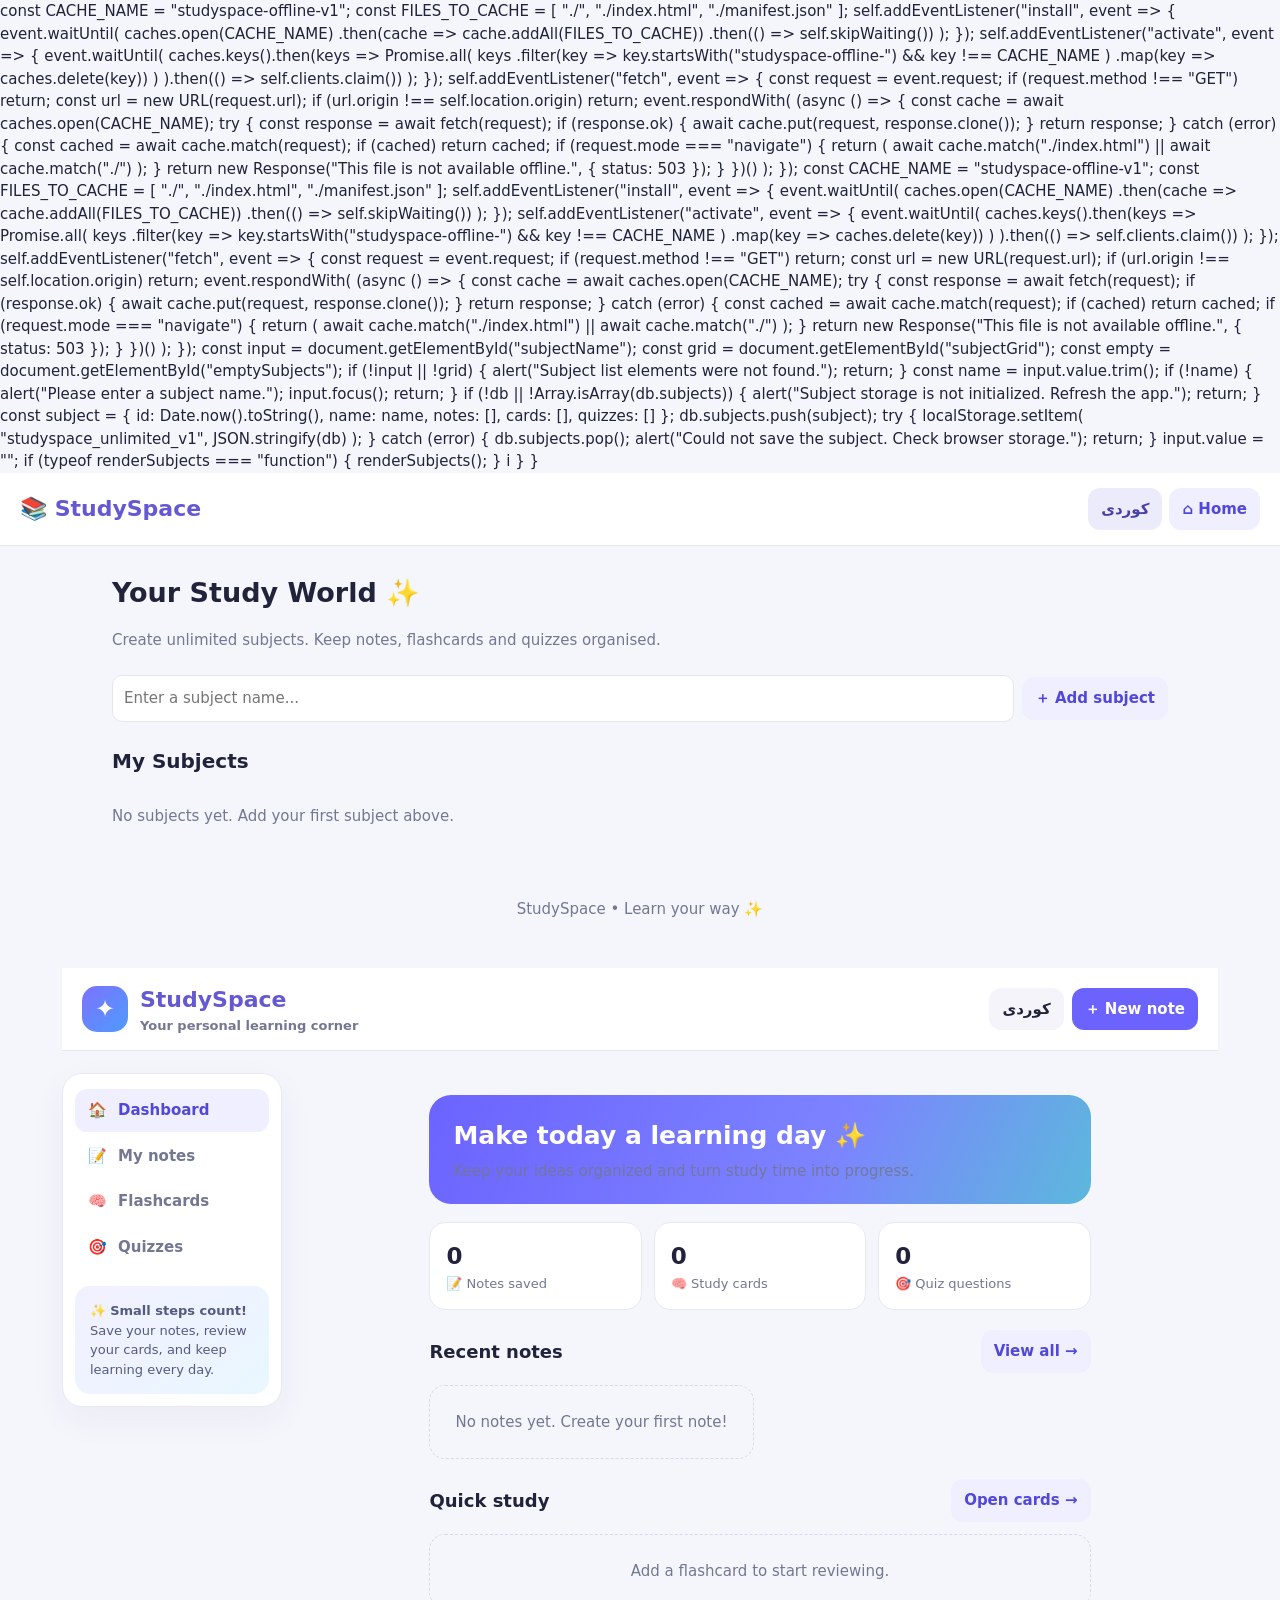
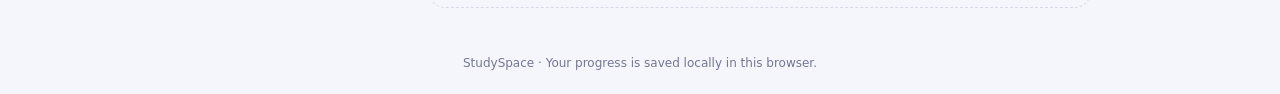
<file: index.html>
<script>
if ("serviceWorker" in navigator) {
  window.addEventListener("load", () => {
    navigator.serviceWorker.register("./service-worker.js");
  });
}
</script>
const CACHE_NAME = "studyspace-offline-v1";

const FILES_TO_CACHE = [
  "./",
  "./index.html",
  "./manifest.json"
];

self.addEventListener("install", event => {
  event.waitUntil(
    caches.open(CACHE_NAME)
      .then(cache => cache.addAll(FILES_TO_CACHE))
      .then(() => self.skipWaiting())
  );
});

self.addEventListener("activate", event => {
  event.waitUntil(
    caches.keys().then(keys =>
      Promise.all(
        keys
          .filter(key =>
            key.startsWith("studyspace-offline-") &&
            key !== CACHE_NAME
          )
          .map(key => caches.delete(key))
      )
    ).then(() => self.clients.claim())
  );
});

self.addEventListener("fetch", event => {
  const request = event.request;

  if (request.method !== "GET") return;

  const url = new URL(request.url);

  if (url.origin !== self.location.origin) return;

  event.respondWith(
    (async () => {
      const cache = await caches.open(CACHE_NAME);

      try {
        const response = await fetch(request);

        if (response.ok) {
          await cache.put(request, response.clone());
        }

        return response;
      } catch (error) {
        const cached = await cache.match(request);

        if (cached) return cached;

        if (request.mode === "navigate") {
          return (
            await cache.match("./index.html") ||
            await cache.match("./")
          );
        }

        return new Response("This file is not available offline.", {
          status: 503
        });
      }
    })()
  );
});

const CACHE_NAME = "studyspace-offline-v1";

const FILES_TO_CACHE = [
  "./",
  "./index.html",
  "./manifest.json"
];

self.addEventListener("install", event => {
  event.waitUntil(
    caches.open(CACHE_NAME)
      .then(cache => cache.addAll(FILES_TO_CACHE))
      .then(() => self.skipWaiting())
  );
});

self.addEventListener("activate", event => {
  event.waitUntil(
    caches.keys().then(keys =>
      Promise.all(
        keys
          .filter(key =>
            key.startsWith("studyspace-offline-") &&
            key !== CACHE_NAME
          )
          .map(key => caches.delete(key))
      )
    ).then(() => self.clients.claim())
  );
});

self.addEventListener("fetch", event => {
  const request = event.request;

  if (request.method !== "GET") return;

  const url = new URL(request.url);

  if (url.origin !== self.location.origin) return;

  event.respondWith(
    (async () => {
      const cache = await caches.open(CACHE_NAME);

      try {
        const response = await fetch(request);

        if (response.ok) {
          await cache.put(request, response.clone());
        }

        return response;
      } catch (error) {
        const cached = await cache.match(request);

        if (cached) return cached;

        if (request.mode === "navigate") {
          return (
            await cache.match("./index.html") ||
            await cache.match("./")
          );
        }

        return new Response("This file is not available offline.", {
          status: 503
        });
      }
    })()
  );
});

  const input = document.getElementById("subjectName");
  const grid = document.getElementById("subjectGrid");
  const empty = document.getElementById("emptySubjects");

  if (!input || !grid) {
    alert("Subject list elements were not found.");
    return;
  }

  const name = input.value.trim();

  if (!name) {
    alert("Please enter a subject name.");
    input.focus();
    return;
  }

  if (!db || !Array.isArray(db.subjects)) {
    alert("Subject storage is not initialized. Refresh the app.");
    return;
  }

  const subject = {
    id: Date.now().toString(),
    name: name,
    notes: [],
    cards: [],
    quizzes: []
  };

  db.subjects.push(subject);

  try {
    localStorage.setItem(
      "studyspace_unlimited_v1",
      JSON.stringify(db)
    );
  } catch (error) {
    db.subjects.pop();
    alert("Could not save the subject. Check browser storage.");
    return;
  }

  input.value = "";

  if (typeof renderSubjects === "function") {
    renderSubjects();
  }

  i }
}
<!DOCTYPE html>
<html lang="en">
<head>
<meta charset="UTF-8">
<meta name="viewport" content="width=device-width, initial-scale=1">
<meta name="theme-color" content="#6558d3">
<title>StudySpace — Your Study World</title>
<style>
:root{--primary:#6558d3;--bg:#f5f6fc;--card:#fff;--text:#202239;--muted:#73758b;--border:#e5e6f0}
*{box-sizing:border-box}
body{margin:0;font-family:Arial,sans-serif;background:var(--bg);color:var(--text)}
button,input,textarea,select{font:inherit}
button{cursor:pointer;border:0;border-radius:10px;padding:10px 14px;background:var(--primary);color:white}
button.secondary{background:#ecebfb;color:#4940a7}
button.danger{background:#ffe7e9;color:#b42335}
input,textarea,select{width:100%;padding:11px;border:1px solid var(--border);border-radius:10px;background:white;color:var(--text)}
header{background:white;padding:15px 20px;border-bottom:1px solid var(--border);display:flex;gap:12px;align-items:center;justify-content:space-between;flex-wrap:wrap}
.brand{font-size:22px;font-weight:800;color:var(--primary)}
header .actions,.toolbar,.tabs{display:flex;gap:7px;flex-wrap:wrap}
main{max-width:1100px;margin:auto;padding:22px}
h1{font-size:27px;margin:5px 0 8px}
h2{font-size:20px;margin:0 0 14px}
p,.muted{color:var(--muted)}
.section{margin:24px 0}
.grid{display:grid;grid-template-columns:repeat(auto-fill,minmax(220px,1fr));gap:14px}
.card{background:var(--card);border:1px solid var(--border);border-radius:16px;padding:17px;box-shadow:0 3px 12px #22222205}
.subject-card{cursor:pointer;transition:transform .15s}
.subject-card:hover{transform:translateY(-2px)}
.subject-icon{font-size:30px}
.subject-card h3{margin:10px 0 5px}
.row{display:flex;gap:8px;align-items:center;flex-wrap:wrap}
.row>*{flex:1;min-width:0}
.row button{flex:0 0 auto}
.tabs{margin:18px 0}
.tab{background:#e9e8f7;color:#4e479b}
.tab.active{background:var(--primary);color:white}
.hidden{display:none!important}
.note-layout{display:grid;grid-template-columns:minmax(0,1fr);gap:16px}
.note-card{padding:0;overflow:hidden}
.note-card-top{display:flex;justify-content:space-between;gap:8px;align-items:center;padding:12px;flex-wrap:wrap}
.note-title{font-size:18px;font-weight:700;border:0;background:transparent;outline:none}
.editor{min-height:240px;padding:18px;outline:none;line-height:1.65;overflow-wrap:anywhere;background:white}
.editor:empty:before{content:attr(data-placeholder);color:#999;pointer-events:none}
.toolbar{padding:10px;border-bottom:1px solid var(--border);background:#fafaff}
.tool{background:#eeeeFA;color:#34315c;padding:8px 10px}
.tool:hover{background:#dedafb}
.color-input{width:38px;height:36px;padding:2px;cursor:pointer}
.color-label{font-size:12px;color:var(--muted);display:flex;gap:5px;align-items:center}
.note-list{display:grid;gap:12px}
.note-preview{padding:15px;border-radius:12px;border:1px solid var(--border);overflow-wrap:anywhere}
.note-preview h3{margin:0 0 8px}
.note-preview .preview-text{max-height:100px;overflow:hidden}
.flashcard{min-height:190px;display:flex;flex-direction:column;align-items:center;justify-content:center;text-align:center;cursor:pointer}
.flashcard .big{font-size:22px;font-weight:700;margin:20px 0;white-space:pre-wrap;overflow-wrap:anywhere}
.quiz-question{margin:14px 0;padding:14px;border:1px solid var(--border);border-radius:12px}
.quiz-question label{display:flex;gap:8px;align-items:center;margin:10px 0}
.quiz-question input{width:auto}
footer{text-align:center;padding:25px;color:var(--muted)}
@media(min-width:760px){.note-layout{grid-template-columns:minmax(0,1.1fr) minmax(250px,.9fr)}}
</style>
</head>
<body>
<header>
  <div class="brand">📚 StudySpace</div>
  <div class="actions">
    <button class="secondary" onclick="toggleLanguage()" id="languageButton">کوردی</button>
    <button onclick="showHome()">⌂ Home</button>
  </div>
</header>

<main>
<section id="homePage">
  <h1 id="welcomeTitle">Your Study World ✨</h1>
  <p id="welcomeText">Create unlimited subjects. Keep notes, flashcards and quizzes organised.</p>
  <div class="row section">
    <input id="subjectName" placeholder="Enter a subject name..." maxlength="80">
    <button onclick="addSubject()" id="addSubjectButton">＋ Add subject</button>
  </div>
  <div class="section">
    <h2 id="subjectsHeading">My Subjects</h2>
    <div class="grid" id="subjectGrid"></div>
    <p id="emptySubjects" class="muted">No subjects yet. Add your first subject above.</p>
  </div>
</section>

<section id="subjectPage" class="hidden">
  <div class="row">
    <div>
      <button class="secondary" onclick="showHome()">← Home</button>
      <h1 id="subjectHeading"></h1>
      <p>Your notes, flashcards and quizzes in one place.</p>
    </div>
    <button class="secondary" onclick="renameSubject()">✎ Rename</button>
    <button class="danger" onclick="deleteSubject()">Delete subject</button>
  </div>

  <div class="tabs">
    <button class="tab active" data-tab="notes" onclick="setTab('notes')">📝 Notes</button>
    <button class="tab" data-tab="cards" onclick="setTab('cards')">🗂️ Flashcards</button>
    <button class="tab" data-tab="quiz" onclick="setTab('quiz')">❓ Quizzes</button>
  </div>

  <section id="notesPanel">
    <div class="note-layout">
      <div class="card note-card">
        <div class="note-card-top">
          <input class="note-title" id="noteTitle" placeholder="Note title..." maxlength="150">
          <button onclick="newNote()">＋ New note</button>
        </div>

        <div class="toolbar" id="formatToolbar">
          <button type="button" class="tool" onclick="format('bold')"><b>B</b></button>
          <button type="button" class="tool" onclick="format('italic')"><i>I</i></button>
          <button type="button" class="tool" onclick="format('underline')"><u>U</u></button>
          <button type="button" class="tool" onclick="format('insertUnorderedList')">• List</button>
          <button type="button" class="tool" onclick="format('insertOrderedList')">1. List</button>
          <button type="button" class="tool" onclick="highlightText('#fff176')">🟨 Yellow</button>
          <button type="button" class="tool" onclick="highlightText('#a7f3d0')">🟩 Green</button>
          <button type="button" class="tool" onclick="highlightText('#bfdbfe')">🟦 Blue</button>
          <button type="button" class="tool" onclick="highlightText('#fbcfe8')">🩷 Pink</button>
          <button type="button" class="tool" onclick="highlightText('#ddd6fe')">🟪 Purple</button>
          <button type="button" class="tool" onclick="format('removeFormat')">Clear format</button>
          <button type="button" class="tool" onclick="insertEmoji('😀')">😀</button>
          <button type="button" class="tool" onclick="insertEmoji('⭐')">⭐</button>
          <button type="button" class="tool" onclick="insertEmoji('📌')">📌</button>
          <button type="button" class="tool" onclick="insertEmoji('💡')">💡</button>
          <button type="button" class="tool" onclick="insertEmoji('❤️')">❤️</button>
        </div>

        <div class="toolbar">
          <label class="color-label">Page color
            <input class="color-input" type="color" id="pageColor" value="#ffffff" onchange="changePageColor(this.value)">
          </label>
          <label class="color-label">Text color
            <input class="color-input" type="color" id="textColor" value="#202239" onchange="formatTextColor(this.value)">
          </label>
          <button type="button" class="tool" onclick="changePageColor('#ffffff')">White</button>
          <button type="button" class="tool" onclick="changePageColor('#fffde7')">Cream</button>
          <button type="button" class="tool" onclick="changePageColor('#e8f5e9')">Green</button>
          <button type="button" class="tool" onclick="changePageColor('#e3f2fd')">Blue</button>
          <button type="button" class="tool" onclick="changePageColor('#fce4ec')">Pink</button>
          <button type="button" class="tool" onclick="changePageColor('#f3e5f5')">Purple</button>
        </div>

        <div class="editor" id="noteEditor" contenteditable="true" role="textbox" aria-multiline="true" data-placeholder="Start writing your notes here..."></div>
        <div class="note-card-top">
          <span id="saveStatus" class="muted">Auto-save enabled</span>
          <button onclick="saveCurrentNote()">Save note</button>
        </div>
      </div>

      <div>
        <h2>📝 Your Notes</h2>
        <div id="notesList" class="note-list"></div>
        <p class="muted" id="emptyNotes">Your notes will appear here.</p>
      </div>
    </div>
  </section>

  <section id="cardsPanel" class="hidden">
    <div class="card section">
      <h2>Create a flashcard</h2>
      <input id="cardFront" placeholder="Question or front of card">
      <div style="height:8px"></div>
      <textarea id="cardBack" placeholder="Answer or back of card"></textarea>
      <div style="height:8px"></div>
      <button onclick="addFlashcard()">＋ Add flashcard</button>
    </div>
    <div class="grid" id="flashcardList"></div>
    <p id="emptyCards" class="muted">No flashcards yet.</p>
  </section>

  <section id="quizPanel" class="hidden">
    <div class="card section">
      <h2>Add a quiz question</h2>
      <input id="quizQuestion" placeholder="Write your question">
      <div style="height:8px"></div>
      <input id="quizA" placeholder="Option A">
      <div style="height:8px"></div>
      <input id="quizB" placeholder="Option B">
      <div style="height:8px"></div>
      <input id="quizC" placeholder="Option C">
      <div style="height:8px"></div>
      <label for="correctAnswer">Correct answer</label>
      <select id="correctAnswer">
        <option value="0">Option A</option>
        <option value="1">Option B</option>
        <option value="2">Option C</option>
      </select>
      <div style="height:10px"></div>
      <button onclick="addQuizQuestion()">＋ Add question</button>
    </div>
    <div id="quizList"></div>
    <div class="row section">
      <button onclick="startQuiz()">▶ Start quiz</button>
      <button class="secondary" onclick="renderQuizList()">Show questions</button>
    </div>
    <div id="quizRunner" class="card hidden"></div>
  </section>
</section>
</main>
<footer>StudySpace • Learn your way ✨</footer>

<script>
'use strict';

const STORAGE_KEY = 'studyspace_unlimited_v1';
let db = loadDB();
let currentSubjectId = null;
let currentNoteId = null;
let currentTab = 'notes';
let quizIndex = 0;
let quizScore = 0;
let quizSubmitted = false;
let language = 'en';
let savedSelection = null;
let saveTimer = null;

function loadDB() {
  try {
    const saved = JSON.parse(localStorage.getItem(STORAGE_KEY));
    if (saved && Array.isArray(saved.subjects)) {
      saved.subjects.forEach(s => {
        if (!Array.isArray(s.notes)) s.notes = [];
        if (!Array.isArray(s.cards)) s.cards = [];
        if (!Array.isArray(s.quizzes)) s.quizzes = [];
      });
      return saved;
    }
  } catch (error) {
    console.error('Could not load saved data:', error);
  }
  return { subjects: [] };
}

function persist() {
  try {
    localStorage.setItem(STORAGE_KEY, JSON.stringify(db));
    const status = document.getElementById('saveStatus');
    if (status) status.textContent = '✓ Saved';
    renderSubjects();
  } catch (error) {
    alert('Could not save. Your browser storage may be full.');
    console.error(error);
  }
}

function uid() {
  return Date.now().toString(36) + Math.random().toString(36).slice(2, 8);
}

function esc(value = '') {
  return String(value).replace(/[&<>"']/g, c => ({
    '&':'&amp;', '<':'&lt;', '>':'&gt;', '"':'&quot;', "'":'&#39;'
  }[c]));
}

function currentSubject() {
  return db.subjects.find(s => s.id === currentSubjectId);
}

function showHome() {
  flushPendingSave();
  document.getElementById('homePage').classList.remove('hidden');
  document.getElementById('subjectPage').classList.add('hidden');
  currentSubjectId = null;
  currentNoteId = null;
  renderSubjects();
}

function addSubject() {
  const input = document.getElementById('subjectName');
  const name = input.value.trim();
  if (!name) {
    input.focus();
    return;
  }
  db.subjects.push({ id: uid(), name, notes: [], cards: [], quizzes: [] });
  input.value = '';
  persist();
  renderSubjects();
}

function renderSubjects() {
  const grid = document.getElementById('subjectGrid');
  if (!grid) return;
  grid.innerHTML = '';
  document.getElementById('emptySubjects').classList.toggle('hidden', db.subjects.length > 0);

  db.subjects.forEach(s => {
    const el = document.createElement('div');
    el.className = 'card subject-card';
    el.innerHTML = `<div class="subject-icon">📚</div>
      <h3>${esc(s.name)}</h3>
      <p>${s.notes.length} notes · ${s.cards.length} flashcards · ${s.quizzes.length} questions</p>
      <button type="button">Open subject →</button>`;
    el.onclick = () => openSubject(s.id);
    grid.appendChild(el);
  });
}

function openSubject(id) {
  flushPendingSave();
  currentSubjectId = id;
  const s = currentSubject();
  if (!s) return;

  document.getElementById('homePage').classList.add('hidden');
  document.getElementById('subjectPage').classList.remove('hidden');
  document.getElementById('subjectHeading').textContent = s.name;
  currentNoteId = null;
  document.getElementById('noteTitle').value = '';
  document.getElementById('noteEditor').innerHTML = '';
  changePageColor('#ffffff', false);
  setTab(currentTab);
  renderNotes();
  renderFlashcards();
  renderQuizList();
}

function renameSubject() {
  const s = currentSubject();
  if (!s) return;
  const name = prompt('New subject name:', s.name);
  if (name && name.trim()) {
    s.name = name.trim();
    document.getElementById('subjectHeading').textContent = s.name;
    persist();
  }
}

function deleteSubject() {
  const s = currentSubject();
  if (!s) return;
  if (!confirm(`Delete "${s.name}" and all its notes, flashcards and quizzes?`)) return;
  db.subjects = db.subjects.filter(x => x.id !== s.id);
  currentSubjectId = null;
  currentNoteId = null;
  persist();
  showHome();
}

function setTab(tab) {
  flushPendingSave();
  currentTab = tab;
  document.getElementById('notesPanel').classList.toggle('hidden', tab !== 'notes');
  document.getElementById('cardsPanel').classList.toggle('hidden', tab !== 'cards');
  document.getElementById('quizPanel').classList.toggle('hidden', tab !== 'quiz');
  document.querySelectorAll('.tab').forEach(b =>
    b.classList.toggle('active', b.dataset.tab === tab)
  );
}

function flushPendingSave() {
  if (saveTimer !== null) {
    clearTimeout(saveTimer);
    saveTimer = null;
    saveCurrentNote();
  }
}

function scheduleSave() {
  if (!currentSubjectId) return;
  if (saveTimer !== null) clearTimeout(saveTimer);
  saveTimer = setTimeout(() => {
    saveTimer = null;
    saveCurrentNote();
  }, 350);
}

function newNote() {
  flushPendingSave();
  currentNoteId = null;
  document.getElementById('noteTitle').value = '';
  document.getElementById('noteEditor').innerHTML = '';
  changePageColor('#ffffff', false);
  document.getElementById('noteTitle').focus();
}

function saveCurrentNote() {
  const s = currentSubject();
  if (!s) return;

  const title = document.getElementById('noteTitle').value.trim() || 'Untitled note';
  const editor = document.getElementById('noteEditor');
  const content = editor.innerHTML;
  const color = editor.dataset.pageColor || '#ffffff';
  const hasContent = editor.innerText.trim().length > 0;

  let note = s.notes.find(n => n.id === currentNoteId);

  if (!note && !hasContent && title === 'Untitled note') return;

  if (!note) {
    note = { id: uid(), title, content, color, updated: Date.now() };
    s.notes.unshift(note);
    currentNoteId = note.id;
  } else {
    note.title = title;
    note.content = content;
    note.color = color;
    note.updated = Date.now();
    s.notes.sort((a, b) => b.updated - a.updated);
  }

  persist();
  renderNotes();
}

function renderNotes() {
  const s = currentSubject();
  if (!s) return;

  const list = document.getElementById('notesList');
  list.innerHTML = '';
  document.getElementById('emptyNotes').classList.toggle('hidden', s.notes.length > 0);

  s.notes.forEach(n => {
    const el = document.createElement('div');
    el.className = 'note-preview';
    el.style.backgroundColor = n.color || '#ffffff';
    el.innerHTML = `<h3>${esc(n.title)}</h3>
      <div class="preview-text">${n.content || '<span class="muted">Empty note</span>'}</div>
      <div class="row" style="margin-top:10px">
        <button type="button" class="secondary">Open</button>
        <button type="button" class="danger">Delete</button>
      </div>`;

    el.querySelector('.secondary').onclick = () => editNote(n.id);
    el.querySelector('.danger').onclick = () => {
      if (!confirm('Delete this note?')) return;
      s.notes = s.notes.filter(x => x.id !== n.id);
      if (currentNoteId === n.id) {
        currentNoteId = null;
        document.getElementById('noteTitle').value = '';
        document.getElementById('noteEditor').innerHTML = '';
        changePageColor('#ffffff', false);
      }
      persist();
      renderNotes();
    };
    list.appendChild(el);
  });
}

function editNote(id) {
  flushPendingSave();
  const s = currentSubject();
  const n = s && s.notes.find(x => x.id === id);
  if (!n) return;

  currentNoteId = n.id;
  document.getElementById('noteTitle').value = n.title;
  document.getElementById('noteEditor').innerHTML = n.content || '';
  changePageColor(n.color || '#ffffff', false);
  document.getElementById('noteEditor').focus();
}

function rememberSelection() {
  const editor = document.getElementById('noteEditor');
  const selection = window.getSelection();
  if (!selection || selection.rangeCount === 0) return;

  const range = selection.getRangeAt(0);
  if (editor.contains(range.commonAncestorContainer)) {
    savedSelection = range.cloneRange();
  }
}

function restoreSelection() {
  const editor = document.getElementById('noteEditor');
  editor.focus();

  if (!savedSelection || !editor.contains(savedSelection.commonAncestorContainer)) return;

  const selection = window.getSelection();
  selection.removeAllRanges();
  selection.addRange(savedSelection);
}

document.getElementById('noteEditor').addEventListener('mouseup', rememberSelection);
document.getElementById('noteEditor').addEventListener('keyup', rememberSelection);
document.getElementById('noteEditor').addEventListener('touchend', rememberSelection);

document.getElementById('formatToolbar').addEventListener('mousedown', event => {
  if (event.target.closest('button')) event.preventDefault();
});

function format(command) {
  restoreSelection();
  document.execCommand(command, false, null);
  rememberSelection();
  scheduleSave();
}

function highlightText(color) {
  restoreSelection();
  const selection = window.getSelection();
  if (!selection || selection.isCollapsed) {
    alert('Select some text first, then choose a highlight color.');
    return;
  }
  let success = document.execCommand('hiliteColor', false, color);
  if (!success) document.execCommand('backColor', false, color);
  rememberSelection();
  scheduleSave();
}

function formatTextColor(color) {
  restoreSelection();
  document.execCommand('foreColor', false, color);
  rememberSelection();
  scheduleSave();
}

function insertEmoji(emoji) {
  restoreSelection();
  document.execCommand('insertText', false, emoji);
  rememberSelection();
  scheduleSave();
}

function changePageColor(color, save = true) {
  const editor = document.getElementById('noteEditor');
  editor.style.backgroundColor = color;
  editor.dataset.pageColor = color;
  document.getElementById('pageColor').value = color;
  if (save) scheduleSave();
}

document.getElementById('noteTitle').addEventListener('input', scheduleSave);
document.getElementById('noteEditor').addEventListener('input', () => {
  rememberSelection();
  scheduleSave();
});

function addFlashcard() {
  const fron
<!DOCTYPE html>
<html lang="en">
<head>
<meta charset="UTF-8">
<meta name="viewport" content="width=device-width, initial-scale=1">
<meta name="theme-color" content="#6558d3">
<title>StudySpace — Your Study World</title>
<style>
:root {
  --primary:#6558d3;
  --bg:#f5f6fc;
  --card:#ffffff;
  --text:#202239;
  --muted:#73758b;
  --border:#e5e6f0;
}
*{box-sizing:border-box}
body{margin:0;font-family:Arial,sans-serif;background:var(--bg);color:var(--text)}
button,input,textarea,select{font:inherit}
button{cursor:pointer;border:0;border-radius:10px;padding:10px 14px;background:var(--primary);color:white}
button.secondary{background:#ecebfb;color:#4940a7}
button.danger{background:#ffe7e9;color:#b42335}
input,textarea,select{width:100%;padding:11px;border:1px solid var(--border);border-radius:10px;background:white;color:var(--text)}
textarea{resize:vertical;min-height:100px}
header{background:var(--card);padding:15px 20px;border-bottom:1px solid var(--border);display:flex;gap:12px;align-items:center;justify-content:space-between;flex-wrap:wrap}
.brand{font-size:22px;font-weight:800;color:var(--primary)}
header .actions{display:flex;gap:8px;flex-wrap:wrap}
main{max-width:1100px;margin:auto;padding:22px}
h1{font-size:27px;margin:5px 0 8px}
h2{font-size:20px;margin:0 0 14px}
p,.muted{color:var(--muted)}
.section{margin:24px 0}
.grid{display:grid;grid-template-columns:repeat(auto-fill,minmax(220px,1fr));gap:14px}
.card{background:var(--card);border:1px solid var(--border);border-radius:16px;padding:17px;box-shadow:0 3px 12px #22222205}
.subject-card{cursor:pointer;transition:transform .15s}
.subject-card:hover{transform:translateY(-2px)}
.subject-icon{font-size:30px}
.subject-card h3{margin:10px 0 5px}
.row{display:flex;gap:8px;align-items:center;flex-wrap:wrap}
.row>*{flex:1}
.row button{flex:0 0 auto}
.tabs{display:flex;gap:7px;flex-wrap:wrap;margin:18px 0}
.tab{background:#e9e8f7;color:#4e479b}
.tab.active{background:var(--primary);color:white}
.hidden{display:none!important}
.note-layout{display:grid;grid-template-columns:minmax(0,1fr);gap:16px}
.note-card{padding:0;overflow:hidden}
.note-card-top{display:flex;justify-content:space-between;gap:8px;align-items:center;padding:12px;flex-wrap:wrap}
.note-title{font-size:18px;font-weight:700;border:0;background:transparent;outline:none}
.editor{min-height:240px;padding:18px;outline:none;line-height:1.65;overflow-wrap:anywhere}
.editor:empty:before{content:attr(data-placeholder);color:#999;pointer-events:none}
.toolbar{display:flex;gap:6px;flex-wrap:wrap;padding:10px;border-bottom:1px solid var(--border);background:#fafaff}
.tool{background:#eeeeFA;color:#34315c;padding:8px 10px}
.tool:hover{background:#dedafb}
.color-input{width:38px;height:36px;padding:2px;cursor:pointer}
.color-label{font-size:12px;color:var(--muted);display:flex;gap:5px;align-items:center}
.note-list{display:grid;gap:12px}
.note-preview{padding:15px;border-radius:12px;border:1px solid var(--border);cursor:pointer}
.note-preview h3{margin:0 0 8px}
.note-preview .preview-text{max-height:80px;overflow:hidden}
.flashcard{min-height:190px;display:flex;flex-direction:column;align-items:center;justify-content:center;text-align:center;cursor:pointer}
.flashcard .big{font-size:22px;font-weight:700;margin:20px 0}
.quiz-question{margin:14px 0;padding:14px;border:1px solid var(--border);border-radius:12px}
.quiz-question label{display:flex;gap:8px;align-items:center;margin:10px 0}
.quiz-question input{width:auto}
footer{text-align:center;padding:25px;color:var(--muted)}
@media(min-width:760px){.note-layout{grid-template-columns:minmax(0,1.1fr) minmax(250px,.9fr)}}
</style>
</head>
<body>
<header>
  <div class="brand">📚 StudySpace</div>
  <div class="actions">
    <button class="secondary" onclick="toggleLanguage()" id="languageButton">کوردی</button>
    <button onclick="showHome()">⌂ Home</button>
  </div>
</header>

<main>
  <section id="homePage">
    <h1 id="welcomeTitle">Your Study World ✨</h1>
    <p id="welcomeText">Create unlimited subjects. Keep notes, flashcards and quizzes organised.</p>
    <div class="row section">
      <input id="subjectName" placeholder="Enter a subject name..." maxlength="80">
      <button onclick="addSubject()" id="addSubjectButton">＋ Add subject</button>
    </div>
    <div class="section">
      <h2 id="subjectsHeading">My Subjects</h2>
      <div class="grid" id="subjectGrid"></div>
      <p id="emptySubjects" class="muted">No subjects yet. Add your first subject above.</p>
    </div>
  </section>

  <section id="subjectPage" class="hidden">
    <div class="row">
      <div>
        <button class="secondary" onclick="showHome()">← Home</button>
        <h1 id="subjectHeading"></h1>
        <p id="subjectSubtitle">Your notes, flashcards and quizzes in one place.</p>
      </div>
      <button class="secondary" onclick="renameSubject()">✎ Rename</button>
      <button class="danger" onclick="deleteSubject()">Delete subject</button>
    </div>

    <div class="tabs">
      <button class="tab active" data-tab="notes" onclick="setTab('notes',this)">📝 Notes</button>
      <button class="tab" data-tab="cards" onclick="setTab('cards',this)">🗂️ Flashcards</button>
      <button class="tab" data-tab="quiz" onclick="setTab('quiz',this)">❓ Quizzes</button>
    </div>

    <section id="notesPanel">
      <div class="note-layout">
        <div class="card note-card">
          <div class="note-card-top">
            <input class="note-title" id="noteTitle" placeholder="Note title..." maxlength="150">
            <button onclick="newNote()">＋ New note</button>
          </div>

          <div class="toolbar">
            <button class="tool" onclick="format('bold')" title="Bold"><b>B</b></button>
            <button class="tool" onclick="format('italic')" title="Italic"><i>I</i></button>
            <button class="tool" onclick="format('underline')" title="Underline"><u>U</u></button>
            <button class="tool" onclick="format('insertUnorderedList')" title="Bullet list">• List</button>
            <button class="tool" onclick="format('insertOrderedList')" title="Numbered list">1. List</button>
            <button class="tool" onclick="highlightText('#fff176')" title="Yellow highlight">🟨 Highlight</button>
            <button class="tool" onclick="highlightText('#a7f3d0')" title="Green highlight">🟩</button>
            <button class="tool" onclick="highlightText('#bfdbfe')" title="Blue highlight">🟦</button>
            <button class="tool" onclick="highlightText('#fbcfe8')" title="Pink highlight">🩷</button>
            <button class="tool" onclick="highlightText('#ddd6fe')" title="Purple highlight">🟪</button>
            <button class="tool" onclick="format('removeFormat')" title="Remove text formatting">Clear format</button>
            <button class="tool" onclick="insertEmoji('😀')">😀</button>
            <button class="tool" onclick="insertEmoji('⭐')">⭐</button>
            <button class="tool" onclick="insertEmoji('📌')">📌</button>
            <button class="tool" onclick="insertEmoji('💡')">💡</button>
            <button class="tool" onclick="insertEmoji('❤️')">❤️</button>
          </div>

          <div class="toolbar">
            <label class="color-label">Page color
              <input class="color-input" type="color" id="pageColor" value="#ffffff" onchange="changePageColor(this.value)">
            </label>
            <label class="color-label">Text color
              <input class="color-input" type="color" id="textColor" value="#202239" onchange="formatTextColor(this.value)">
            </label>
            <button class="tool" onclick="changePageColor('#ffffff')">White page</button>
            <button class="tool" onclick="changePageColor('#fffde7')">Cream</button>
            <button class="tool" onclick="changePageColor('#e8f5e9')">Green</button>
            <button class="tool" onclick="changePageColor('#e3f2fd')">Blue</button>
            <button class="tool" onclick="changePageColor('#fce4ec')">Pink</button>
            <button class="tool" onclick="changePageColor('#f3e5f5')">Purple</button>
          </div>

          <div class="editor" id="noteEditor" contenteditable="true" data-placeholder="Start writing your notes here..."></div>
          <div class="note-card-top">
            <span id="saveStatus" class="muted">Auto-save enabled</span>
            <button onclick="saveCurrentNote()">Save note</button>
          </div>
        </div>

        <div>
          <h2>📝 Your Notes</h2>
          <div id="notesList" class="note-list"></div>
          <p class="muted" id="emptyNotes">Your notes will appear here.</p>
        </div>
      </div>
    </section>

    <section id="cardsPanel" class="hidden">
      <div class="card section">
        <h2>Create a flashcard</h2>
        <input id="cardFront" placeholder="Question or front of card">
        <div style="height:8px"></div>
        <textarea id="cardBack" placeholder="Answer or back of card"></textarea>
        <div style="height:8px"></div>
        <button onclick="addFlashcard()">＋ Add flashcard</button>
      </div>
      <div class="grid" id="flashcardList"></div>
      <p id="emptyCards" class="muted">No flashcards yet.</p>
    </section>

    <section id="quizPanel" class="hidden">
      <div class="card section">
        <h2>Add a quiz question</h2>
        <input id="quizQuestion" placeholder="Write your question">
        <div style="height:8px"></div>
        <input id="quizA" placeholder="Option A">
        <div style="height:8px"></div>
        <input id="quizB" placeholder="Option B">
        <div style="height:8px"></div>
        <input id="quizC" placeholder="Option C">
        <div style="height:8px"></div>
        <label for="correctAnswer">Correct answer</label>
        <select id="correctAnswer">
          <option value="0">Option A</option>
          <option value="1">Option B</option>
          <option value="2">Option C</option>
        </select>
        <div style="height:10px"></div>
        <button onclick="addQuizQuestion()">＋ Add question</button>
      </div>
      <div id="quizList"></div>
      <div class="row section">
        <button onclick="startQuiz()">▶ Start quiz</button>
        <button class="secondary" onclick="renderQuizList()">Show questions</button>
      </div>
      <div id="quizRunner" class="card hidden"></div>
    </section>
  </section>
</main>
<footer>StudySpace • Learn your way ✨</footer>

<script>
const STORAGE_KEY = 'studyspace_unlimited_v1';
let db = loadDB();
let currentSubjectId = null;
let currentNoteId = null;
let currentTab = 'notes';
let quizIndex = 0;
let quizScore = 0;
let quizAnswers = [];
let language = 'en';

function loadDB(){
  try {
    const saved = JSON.parse(localStorage.getItem(STORAGE_KEY));
    if(saved && Array.isArray(saved.subjects)) return saved;
  } catch(e){}
  return {subjects:[]};
}
function persist(){
  localStorage.setItem(STORAGE_KEY, JSON.stringify(db));
  const status = document.getElementById('saveStatus');
  if(status) status.textContent = '✓ Saved automatically';
}
function uid(){return Date.now().toString(36)+Math.random().toString(36).slice(2,8)}
function esc(s=''){
  return String(s).replace(/[&<>"']/g,c=>({'&':'&amp;','<':'&lt;','>':'&gt;','"':'&quot;',"'":'&#39;'}[c]));
}
function currentSubject(){return db.subjects.find(s=>s.id===currentSubjectId)}
function showHome(){
  document.getElementById('homePage').classList.remove('hidden');
  document.getElementById('subjectPage').classList.add('hidden');
  currentSubjectId=null;
  renderSubjects();
}
function addSubject(){
  const input=document.getElementById('subjectName');
  const name=input.value.trim();
  if(!name){input.focus();return}
  db.subjects.push({id:uid(),name,notes:[],cards:[],quizzes:[]});
  input.value='';
  persist();
  renderSubjects();
}
function renderSubjects(){
  const grid=document.getElementById('subjectGrid');
  grid.innerHTML='';
  document.getElementById('emptySubjects').classList.toggle('hidden',db.subjects.length>0);
  db.subjects.forEach(s=>{
    const el=document.createElement('div');
    el.className='card subject-card';
    el.innerHTML=`<div class="subject-icon">📚</div><h3>${esc(s.name)}</h3>
      <p>${s.notes.length} notes · ${s.cards.length} flashcards · ${s.quizzes.length} questions</p>
      <button>Open subject →</button>`;
    el.onclick=()=>openSubject(s.id);
    grid.appendChild(el);
  });
}
function openSubject(id){
  currentSubjectId=id;
  const s=currentSubject();
  if(!s)return;
  document.getElementById('homePage').classList.add('hidden');
  document.getElementById('subjectPage').classList.remove('hidden');
  document.getElementById('subjectHeading').textContent=s.name;
  currentNoteId=null;
  document.getElementById('noteTitle').value='';
  document.getElementById('noteEditor').innerHTML='';
  changePageColor('#ffffff',false);
  setTab(currentTab);
  renderNotes();
  renderFlashcards();
  renderQuizList();
}
function renameSubject(){
  const s=currentSubject();if(!s)return;
  const name=prompt('New subject name:',s.name);
  if(name&&name.trim()){s.name=name.trim();persist();openSubject(s.id);renderSubjects()}
}
function deleteSubject(){
  const s=currentSubject();if(!s)return;
  if(!confirm(`Delete "${s.name}" and all its notes, flashcards and quizzes?`))return;
  db.subjects=db.subjects.filter(x=>x.id!==s.id);
  persist();showHome();
}
function setTab(tab,button){
  currentTab=tab;
  ['notes','cards','quiz'].forEach(t=>{
    document.getElementById(t==='notes'?'notesPanel':t==='cards'?'cardsPanel':'quizPanel').classList.toggle('hidden',t!==tab);
  });
  document.querySelectorAll('.tab').forEach(b=>b.classList.toggle('active',b.dataset.tab===tab));
}
function newNote(){
  saveCurrentNote();
  currentNoteId=null;
  document.getElementById('noteTitle').value='';
  document.getElementById('noteEditor').innerHTML='';
  changePageColor('#ffffff',false);
  document.getElementById('noteTitle').focus();
}
function saveCurrentNote(){
  const s=currentSubject();if(!s)return;
  const title=document.getElementById('noteTitle').value.trim()||'Untitled note';
  const content=document.getElementById('noteEditor').innerHTML;
  const color=document.getElementById('noteEditor').dataset.pageColor||'#ffffff';
  if(!currentNoteId && !content.trim() && title==='Untitled note')return;
  let note=s.notes.find(n=>n.id===currentNoteId);
  if(!note){
    note={id:uid(),title,content,color,updated:Date.now()};
    s.notes.unshift(note);currentNoteId=note.id;
  }else{
    note.title=title;note.content=content;note.color=color;note.updated=Date.now();
    s.notes.sort((a,b)=>b.updated-a.updated);
  }
  persist();renderNotes();
}
function renderNotes(){
  const s=currentSubject();if(!s)return;
  const list=document.getElementById('notesList');list.innerHTML='';
  document.getElementById('emptyNotes').classList.toggle('hidden',s.notes.length>0);
  s.notes.forEach(n=>{
    const el=document.createElement('div');
    el.className='note-preview';
    el.style.background=n.color||'#ffffff';
    el.innerHTML=`<h3>${esc(n.title)}</h3><div class="preview-text">${n.content||'<span class="muted">Empty note</span>'}</div>
      <div class="row" style="margin-top:10px"><button class="secondary">Open</button><button class="danger">Delete</button></div>`;
    el.querySelector('.secondary').onclick=()=>editNote(n.id);
    el.querySelector('.danger').onclick=(e)=>{
      e.stopPropagation();
      if(confirm('Delete this note?')){
        s.notes=s.notes.filter(x=>x.id!==n.id);
        if(currentNoteId===n.id)newNote();
        persist();renderNotes();
      }
    };
    list.appendChild(el);
  });
}
function editNote(id){
  saveCurrentNote();
  const s=currentSubject(),n=s.notes.find(x=>x.id===id);if(!n)return;
  currentNoteId=n.id;
  document.getElementById('noteTitle').value=n.title;
  document.getElementById('noteEditor').innerHTML=n.content||'';
  changePageColor(n.color||'#ffffff',false);
  document.getElementById('noteEditor').focus();
}
function format(command){
  document.getElementById('noteEditor').focus();
  document.execCommand(command,false,null);
  saveCurrentNote();
}
function highlightText(color){
  const editor=document.getElementById('noteEditor');
  editor.focus();
  document.execCommand('hiliteColor',false,color);
  saveCurrentNote();
}
function formatTextColor(color){
  document.getElementById('noteEditor').focus();
  document.execCommand('foreColor',false,color);
  saveCurrentNote();
}
function insertEmoji(emoji){
  const editor=document.getElementById('noteEditor');
  editor.focus();
  document.execCommand('insertText',false,emoji);
  saveCurrentNote();
}
function changePageColor(color,save=true){
  const editor=document.getElementById('noteEditor');
  editor.style.backgroundColor=color;
  editor.dataset.pageColor=color;
  document.getElementById('pageColor').value=color;
  if(save)saveCurrentNote();
}
document.getElementById('noteTitle').addEventListener('input',()=>{
  clearTimeout(window.noteSaveTimer);
  window.noteSaveTimer=setTimeout(saveCurrentNote,400);
});
document.getElementById('noteEditor').addEventListener('input',()=>{
  clearTimeout(window.noteSaveTimer);
  window.noteSaveTimer=setTimeout(saveCurrentNote,400);
});
function addFlashcard(){
  const front=document.getElementById('cardFront').value.trim();
  const back=document.getElementById('cardBack').value.trim();
  if(!front||!back){alert('Enter both the question and the answer.');return}
  currentSubject().cards.push({id:uid(),front,back,flipped:false});
  document.getElementById('cardFront').value='';
  document.getElementById('cardBack').value='';
  persist();renderFlashcards();
}
function renderFlashcards(){
  const s=currentSubject();if(!s)return;
  const list=document.getElementById('flashcardList');list.innerHTML='';
  document.getElementById('emptyCards').classList.toggle('hidden',s.cards.length>0);
  s.cards.forEach(c=>{
    const el=document.createElement('div');
    el.className='card flashcard';
    el.innerHTML=`<div class="muted">Tap card to flip</div><div class="big">${esc(c.flipped?c.back:c.front)}</div>
      <div class="row"><button class="secondary">Flip</button><button class="danger">Delete</button></div>`;
    el.querySelector('.secondary').onclick=()=>{c.flipped=!c.flipped;persist();renderFlashcards()};
    el.querySelector('.danger').onclick=()=>{currentSubject().cards=currentSubject().cards.filter(x=>x.id!==c.id);persist();renderFlashcards()};
    el.onclick=(e)=>{if(e.target.tagName!=='BUTTON'){c.flipped=!c.flipped;persist();renderFlashcards()}};
    list.appendChild(el);
  });
}
function addQuizQuestion(){
  const question=document.getElementById('quizQuestion').value.trim();
  const options=['quizA','quizB','quizC'].map(id=>document.getElementById(id).value.trim());
  const answer=Number(document.getElementById('correctAnswer').value);
  if(!question||options.some(x=>!x)){alert('Fill in the question and all three options.');return}
  currentSubject().quizzes.push({id:uid(),question,options,answer});
  ['quizQuestion','quizA','quizB','quizC'].forEach(id=>document.getElementById(id).value='');
  persist();renderQuizList();
}
function renderQuizList(){
  const s=currentSubject();if(!s)return;
  const list=document.getElementById('quizList');list.innerHTML='';
  s.quizzes.forEach((q,i)=>{
    const el=document.createElement('div');el.className='quiz-question';
    el.innerHTML=`<b>${i+1}. ${esc(q.question)}</b><p>${q.options.map((o,j)=>`${'ABC'[j]}. ${esc(o)}`).join('<br>')}</p>
      <button class="danger">Delete question</button>`;
    el.querySelector('button').onclick=()=>{s.quizzes=s.quizzes.filter(x=>x.id!==q.id);persist();renderQuizList()};
    list.appendChild(el);
  });
}
function startQuiz(){
  const s=currentSubject();if(!s||!s.quizzes.length){alert('Add some quiz questions first.');return}
  quizIndex=0;quizScore=0;quizAnswers=[];
  document.getElementById('quizRunner').classList.remove('hidden');
  renderQuizQuestion();
}
functi
<!DOCTYPE html>
<html lang="en">
<head>
<meta charset="UTF-8">
<meta name="viewport" content="width=device-width, initial-scale=1">
<meta name="theme-color" content="#6558d3">
<title>StudySpace — Your Study World</title>
<style>
:root {
  --primary:#6558d3;
  --bg:#f5f6fc;
  --card:#ffffff;
  --text:#202239;
  --muted:#73758b;
  --border:#e5e6f0;
}
*{box-sizing:border-box}
body{margin:0;font-family:Arial,sans-serif;background:var(--bg);color:var(--text)}
button,input,textarea,select{font:inherit}
button{cursor:pointer;border:0;border-radius:10px;padding:10px 14px;background:var(--primary);color:white}
button.secondary{background:#ecebfb;color:#4940a7}
button.danger{background:#ffe7e9;color:#b42335}
input,textarea,select{width:100%;padding:11px;border:1px solid var(--border);border-radius:10px;background:white;color:var(--text)}
textarea{resize:vertical;min-height:100px}
header{background:var(--card);padding:15px 20px;border-bottom:1px solid var(--border);display:flex;gap:12px;align-items:center;justify-content:space-between;flex-wrap:wrap}
.brand{font-size:22px;font-weight:800;color:var(--primary)}
header .actions{display:flex;gap:8px;flex-wrap:wrap}
main{max-width:1100px;margin:auto;padding:22px}
h1{font-size:27px;margin:5px 0 8px}
h2{font-size:20px;margin:0 0 14px}
p,.muted{color:var(--muted)}
.section{margin:24px 0}
.grid{display:grid;grid-template-columns:repeat(auto-fill,minmax(220px,1fr));gap:14px}
.card{background:var(--card);border:1px solid var(--border);border-radius:16px;padding:17px;box-shadow:0 3px 12px #22222205}
.subject-card{cursor:pointer;transition:transform .15s}
.subject-card:hover{transform:translateY(-2px)}
.subject-icon{font-size:30px}
.subject-card h3{margin:10px 0 5px}
.row{display:flex;gap:8px;align-items:center;flex-wrap:wrap}
.row>*{flex:1}
.row button{flex:0 0 auto}
.tabs{display:flex;gap:7px;flex-wrap:wrap;margin:18px 0}
.tab{background:#e9e8f7;color:#4e479b}
.tab.active{background:var(--primary);color:white}
.hidden{display:none!important}
.note-layout{display:grid;grid-template-columns:minmax(0,1fr);gap:16px}
.note-card{padding:0;overflow:hidden}
.note-card-top{display:flex;justify-content:space-between;gap:8px;align-items:center;padding:12px;flex-wrap:wrap}
.note-title{font-size:18px;font-weight:700;border:0;background:transparent;outline:none}
.editor{min-height:240px;padding:18px;outline:none;line-height:1.65;overflow-wrap:anywhere}
.editor:empty:before{content:attr(data-placeholder);color:#999;pointer-events:none}
.toolbar{display:flex;gap:6px;flex-wrap:wrap;padding:10px;border-bottom:1px solid var(--border);background:#fafaff}
.tool{background:#eeeeFA;color:#34315c;padding:8px 10px}
.tool:hover{background:#dedafb}
.color-input{width:38px;height:36px;padding:2px;cursor:pointer}
.color-label{font-size:12px;color:var(--muted);display:flex;gap:5px;align-items:center}
.note-list{display:grid;gap:12px}
.note-preview{padding:15px;border-radius:12px;border:1px solid var(--border);cursor:pointer}
.note-preview h3{margin:0 0 8px}
.note-preview .preview-text{max-height:80px;overflow:hidden}
.flashcard{min-height:190px;display:flex;flex-direction:column;align-items:center;justify-content:center;text-align:center;cursor:pointer}
.flashcard .big{font-size:22px;font-weight:700;margin:20px 0}
.quiz-question{margin:14px 0;padding:14px;border:1px solid var(--border);border-radius:12px}
.quiz-question label{display:flex;gap:8px;align-items:center;margin:10px 0}
.quiz-question input{width:auto}
footer{text-align:center;padding:25px;color:var(--muted)}
@media(min-width:760px){.note-layout{grid-template-columns:minmax(0,1.1fr) minmax(250px,.9fr)}}
</style>
</head>
<body>
<header>
  <div class="brand">📚 StudySpace</div>
  <div class="actions">
    <button class="secondary" onclick="toggleLanguage()" id="languageButton">کوردی</button>
    <button onclick="showHome()">⌂ Home</button>
  </div>
</header>

<main>
  <section id="homePage">
    <h1 id="welcomeTitle">Your Study World ✨</h1>
    <p id="welcomeText">Create unlimited subjects. Keep notes, flashcards and quizzes organised.</p>
    <div class="row section">
      <input id="subjectName" placeholder="Enter a subject name..." maxlength="80">
      <button onclick="addSubject()" id="addSubjectButton">＋ Add subject</button>
    </div>
    <div class="section">
      <h2 id="subjectsHeading">My Subjects</h2>
      <div class="grid" id="subjectGrid"></div>
      <p id="emptySubjects" class="muted">No subjects yet. Add your first subject above.</p>
    </div>
  </section>

  <section id="subjectPage" class="hidden">
    <div class="row">
      <div>
        <button class="secondary" onclick="showHome()">← Home</button>
        <h1 id="subjectHeading"></h1>
        <p id="subjectSubtitle">Your notes, flashcards and quizzes in one place.</p>
      </div>
      <button class="secondary" onclick="renameSubject()">✎ Rename</button>
      <button class="danger" onclick="deleteSubject()">Delete subject</button>
    </div>

    <div class="tabs">
      <button class="tab active" data-tab="notes" onclick="setTab('notes',this)">📝 Notes</button>
      <button class="tab" data-tab="cards" onclick="setTab('cards',this)">🗂️ Flashcards</button>
      <button class="tab" data-tab="quiz" onclick="setTab('quiz',this)">❓ Quizzes</button>
    </div>

    <section id="notesPanel">
      <div class="note-layout">
        <div class="card note-card">
          <div class="note-card-top">
            <input class="note-title" id="noteTitle" placeholder="Note title..." maxlength="150">
            <button onclick="newNote()">＋ New note</button>
          </div>

          <div class="toolbar">
            <button class="tool" onclick="format('bold')" title="Bold"><b>B</b></button>
            <button class="tool" onclick="format('italic')" title="Italic"><i>I</i></button>
            <button class="tool" onclick="format('underline')" title="Underline"><u>U</u></button>
            <button class="tool" onclick="format('insertUnorderedList')" title="Bullet list">• List</button>
            <button class="tool" onclick="format('insertOrderedList')" title="Numbered list">1. List</button>
            <button class="tool" onclick="highlightText('#fff176')" title="Yellow highlight">🟨 Highlight</button>
            <button class="tool" onclick="highlightText('#a7f3d0')" title="Green highlight">🟩</button>
            <button class="tool" onclick="highlightText('#bfdbfe')" title="Blue highlight">🟦</button>
            <button class="tool" onclick="highlightText('#fbcfe8')" title="Pink highlight">🩷</button>
            <button class="tool" onclick="highlightText('#ddd6fe')" title="Purple highlight">🟪</button>
            <button class="tool" onclick="format('removeFormat')" title="Remove text formatting">Clear format</button>
            <button class="tool" onclick="insertEmoji('😀')">😀</button>
            <button class="tool" onclick="insertEmoji('⭐')">⭐</button>
            <button class="tool" onclick="insertEmoji('📌')">📌</button>
            <button class="tool" onclick="insertEmoji('💡')">💡</button>
            <button class="tool" onclick="insertEmoji('❤️')">❤️</button>
          </div>

          <div class="toolbar">
            <label class="color-label">Page color
              <input class="color-input" type="color" id="pageColor" value="#ffffff" onchange="changePageColor(this.value)">
            </label>
            <label class="color-label">Text color
              <input class="color-input" type="color" id="textColor" value="#202239" onchange="formatTextColor(this.value)">
            </label>
            <button class="tool" onclick="changePageColor('#ffffff')">White page</button>
            <button class="tool" onclick="changePageColor('#fffde7')">Cream</button>
            <button class="tool" onclick="changePageColor('#e8f5e9')">Green</button>
            <button class="tool" onclick="changePageColor('#e3f2fd')">Blue</button>
            <button class="tool" onclick="changePageColor('#fce4ec')">Pink</button>
            <button class="tool" onclick="changePageColor('#f3e5f5')">Purple</button>
          </div>

          <div class="editor" id="noteEditor" contenteditable="true" data-placeholder="Start writing your notes here..."></div>
          <div class="note-card-top">
            <span id="saveStatus" class="muted">Auto-save enabled</span>
            <button onclick="saveCurrentNote()">Save note</button>
          </div>
        </div>

        <div>
          <h2>📝 Your Notes</h2>
          <div id="notesList" class="note-list"></div>
          <p class="muted" id="emptyNotes">Your notes will appear here.</p>
        </div>
      </div>
    </section>

    <section id="cardsPanel" class="hidden">
      <div class="card section">
        <h2>Create a flashcard</h2>
        <input id="cardFront" placeholder="Question or front of card">
        <div style="height:8px"></div>
        <textarea id="cardBack" placeholder="Answer or back of card"></textarea>
        <div style="height:8px"></div>
        <button onclick="addFlashcard()">＋ Add flashcard</button>
      </div>
      <div class="grid" id="flashcardList"></div>
      <p id="emptyCards" class="muted">No flashcards yet.</p>
    </section>

    <section id="quizPanel" class="hidden">
      <div class="card section">
        <h2>Add a quiz question</h2>
        <input id="quizQuestion" placeholder="Write your question">
        <div style="height:8px"></div>
        <input id="quizA" placeholder="Option A">
        <div style="height:8px"></div>
        <input id="quizB" placeholder="Option B">
        <div style="height:8px"></div>
        <input id="quizC" placeholder="Option C">
        <div style="height:8px"></div>
        <label for="correctAnswer">Correct answer</label>
        <select id="correctAnswer">
          <option value="0">Option A</option>
          <option value="1">Option B</option>
          <option value="2">Option C</option>
        </select>
        <div style="height:10px"></div>
        <button onclick="addQuizQuestion()">＋ Add question</button>
      </div>
      <div id="quizList"></div>
      <div class="row section">
        <button onclick="startQuiz()">▶ Start quiz</button>
        <button class="secondary" onclick="renderQuizList()">Show questions</button>
      </div>
      <div id="quizRunner" class="card hidden"></div>
    </section>
  </section>
</main>
<footer>StudySpace • Learn your way ✨</footer>

<script>
const STORAGE_KEY = 'studyspace_unlimited_v1';
let db = loadDB();
let currentSubjectId = null;
let currentNoteId = null;
let currentTab = 'notes';
let quizIndex = 0;
let quizScore = 0;
let quizAnswers = [];
let language = 'en';

function loadDB(){
  try {
    const saved = JSON.parse(localStorage.getItem(STORAGE_KEY));
    if(saved && Array.isArray(saved.subjects)) return saved;
  } catch(e){}
  return {subjects:[]};
}
function persist(){
  localStorage.setItem(STORAGE_KEY, JSON.stringify(db));
  const status = document.getElementById('saveStatus');
  if(status) status.textContent = '✓ Saved automatically';
}
function uid(){return Date.now().toString(36)+Math.random().toString(36).slice(2,8)}
function esc(s=''){
  return String(s).replace(/[&<>"']/g,c=>({'&':'&amp;','<':'&lt;','>':'&gt;','"':'&quot;',"'":'&#39;'}[c]));
}
function currentSubject(){return db.subjects.find(s=>s.id===currentSubjectId)}
function showHome(){
  document.getElementById('homePage').classList.remove('hidden');
  document.getElementById('subjectPage').classList.add('hidden');
  currentSubjectId=null;
  renderSubjects();
}
function addSubject(){
  const input=document.getElementById('subjectName');
  const name=input.value.trim();
  if(!name){input.focus();return}
  db.subjects.push({id:uid(),name,notes:[],cards:[],quizzes:[]});
  input.value='';
  persist();
  renderSubjects();
}
function renderSubjects(){
  const grid=document.getElementById('subjectGrid');
  grid.innerHTML='';
  document.getElementById('emptySubjects').classList.toggle('hidden',db.subjects.length>0);
  db.subjects.forEach(s=>{
    const el=document.createElement('div');
    el.className='card subject-card';
    el.innerHTML=`<div class="subject-icon">📚</div><h3>${esc(s.name)}</h3>
      <p>${s.notes.length} notes · ${s.cards.length} flashcards · ${s.quizzes.length} questions</p>
      <button>Open subject →</button>`;
    el.onclick=()=>openSubject(s.id);
    grid.appendChild(el);
  });
}
function openSubject(id){
  currentSubjectId=id;
  const s=currentSubject();
  if(!s)return;
  document.getElementById('homePage').classList.add('hidden');
  document.getElementById('subjectPage').classList.remove('hidden');
  document.getElementById('subjectHeading').textContent=s.name;
  currentNoteId=null;
  document.getElementById('noteTitle').value='';
  document.getElementById('noteEditor').innerHTML='';
  changePageColor('#ffffff',false);
  setTab(currentTab);
  renderNotes();
  renderFlashcards();
  renderQuizList();
}
function renameSubject(){
  const s=currentSubject();if(!s)return;
  const name=prompt('New subject name:',s.name);
  if(name&&name.trim()){s.name=name.trim();persist();openSubject(s.id);renderSubjects()}
}
function deleteSubject(){
  const s=currentSubject();if(!s)return;
  if(!confirm(`Delete "${s.name}" and all its notes, flashcards and quizzes?`))return;
  db.subjects=db.subjects.filter(x=>x.id!==s.id);
  persist();showHome();
}
function setTab(tab,button){
  currentTab=tab;
  ['notes','cards','quiz'].forEach(t=>{
    document.getElementById(t==='notes'?'notesPanel':t==='cards'?'cardsPanel':'quizPanel').classList.toggle('hidden',t!==tab);
  });
  document.querySelectorAll('.tab').forEach(b=>b.classList.toggle('active',b.dataset.tab===tab));
}
function newNote(){
  saveCurrentNote();
  currentNoteId=null;
  document.getElementById('noteTitle').value='';
  document.getElementById('noteEditor').innerHTML='';
  changePageColor('#ffffff',false);
  document.getElementById('noteTitle').focus();
}
function saveCurrentNote(){
  const s=currentSubject();if(!s)return;
  const title=document.getElementById('noteTitle').value.trim()||'Untitled note';
  const content=document.getElementById('noteEditor').innerHTML;
  const color=document.getElementById('noteEditor').dataset.pageColor||'#ffffff';
  if(!currentNoteId && !content.trim() && title==='Untitled note')return;
  let note=s.notes.find(n=>n.id===currentNoteId);
  if(!note){
    note={id:uid(),title,content,color,updated:Date.now()};
    s.notes.unshift(note);currentNoteId=note.id;
  }else{
    note.title=title;note.content=content;note.color=color;note.updated=Date.now();
    s.notes.sort((a,b)=>b.updated-a.updated);
  }
  persist();renderNotes();
}
function renderNotes(){
  const s=currentSubject();if(!s)return;
  const list=document.getElementById('notesList');list.innerHTML='';
  document.getElementById('emptyNotes').classList.toggle('hidden',s.notes.length>0);
  s.notes.forEach(n=>{
    const el=document.createElement('div');
    el.className='note-preview';
    el.style.background=n.color||'#ffffff';
    el.innerHTML=`<h3>${esc(n.title)}</h3><div class="preview-text">${n.content||'<span class="muted">Empty note</span>'}</div>
      <div class="row" style="margin-top:10px"><button class="secondary">Open</button><button class="danger">Delete</button></div>`;
    el.querySelector('.secondary').onclick=()=>editNote(n.id);
    el.querySelector('.danger').onclick=(e)=>{
      e.stopPropagation();
      if(confirm('Delete this note?')){
        s.notes=s.notes.filter(x=>x.id!==n.id);
        if(currentNoteId===n.id)newNote();
        persist();renderNotes();
      }
    };
    list.appendChild(el);
  });
}
function editNote(id){
  saveCurrentNote();
  const s=currentSubject(),n=s.notes.find(x=>x.id===id);if(!n)return;
  currentNoteId=n.id;
  document.getElementById('noteTitle').value=n.title;
  document.getElementById('noteEditor').innerHTML=n.content||'';
  changePageColor(n.color||'#ffffff',false);
  document.getElementById('noteEditor').focus();
}
function format(command){
  document.getElementById('noteEditor').focus();
  document.execCommand(command,false,null);
  saveCurrentNote();
}
function highlightText(color){
  const editor=document.getElementById('noteEditor');
  editor.focus();
  document.execCommand('hiliteColor',false,color);
  saveCurrentNote();
}
function formatTextColor(color){
  document.getElementById('noteEditor').focus();
  document.execCommand('foreColor',false,color);
  saveCurrentNote();
}
function insertEmoji(emoji){
  const editor=document.getElementById('noteEditor');
  editor.focus();
  document.execCommand('insertText',false,emoji);
  saveCurrentNote();
}
function changePageColor(color,save=true){
  const editor=document.getElementById('noteEditor');
  editor.style.backgroundColor=color;
  editor.dataset.pageColor=color;
  document.getElementById('pageColor').value=color;
  if(save)saveCurrentNote();
}
document.getElementById('noteTitle').addEventListener('input',()=>{
  clearTimeout(window.noteSaveTimer);
  window.noteSaveTimer=setTimeout(saveCurrentNote,400);
});
document.getElementById('noteEditor').addEventListener('input',()=>{
  clearTimeout(window.noteSaveTimer);
  window.noteSaveTimer=setTimeout(saveCurrentNote,400);
});
function addFlashcard(){
  const front=document.getElementById('cardFront').value.trim();
  const back=document.getElementById('cardBack').value.trim();
  if(!front||!back){alert('Enter both the question and the answer.');return}
  currentSubject().cards.push({id:uid(),front,back,flipped:false});
  document.getElementById('cardFront').value='';
  document.getElementById('cardBack').value='';
  persist();renderFlashcards();
}
function renderFlashcards(){
  const s=currentSubject();if(!s)return;
  const list=document.getElementById('flashcardList');list.innerHTML='';
  document.getElementById('emptyCards').classList.toggle('hidden',s.cards.length>0);
  s.cards.forEach(c=>{
    const el=document.createElement('div');
    el.className='card flashcard';
    el.innerHTML=`<div class="muted">Tap card to flip</div><div class="big">${esc(c.flipped?c.back:c.front)}</div>
      <div class="row"><button class="secondary">Flip</button><button class="danger">Delete</button></div>`;
    el.querySelector('.secondary').onclick=()=>{c.flipped=!c.flipped;persist();renderFlashcards()};
    el.querySelector('.danger').onclick=()=>{currentSubject().cards=currentSubject().cards.filter(x=>x.id!==c.id);persist();renderFlashcards()};
    el.onclick=(e)=>{if(e.target.tagName!=='BUTTON'){c.flipped=!c.flipped;persist();renderFlashcards()}};
    list.appendChild(el);
  });
}
function addQuizQuestion(){
  const question=document.getElementById('quizQuestion').value.trim();
  const options=['quizA','quizB','quizC'].map(id=>document.getElementById(id).value.trim());
  const answer=Number(document.getElementById('correctAnswer').value);
  if(!question||options.some(x=>!x)){alert('Fill in the question and all three options.');return}
  currentSubject().quizzes.push({id:uid(),question,options,answer});
  ['quizQuestion','quizA','quizB','quizC'].forEach(id=>document.getElementById(id).value='');
  persist();renderQuizList();
}
function renderQuizList(){
  const s=currentSubject();if(!s)return;
  const list=document.getElementById('quizList');list.innerHTML='';
  s.quizzes.forEach((q,i)=>{
    const el=document.createElement('div');el.className='quiz-question';
    el.innerHTML=`<b>${i+1}. ${esc(q.question)}</b><p>${q.options.map((o,j)=>`${'ABC'[j]}. ${esc(o)}`).join('<br>')}</p>
      <button class="danger">Delete question</button>`;
    el.querySelector('button').onclick=()=>{s.quizzes=s.quizzes.filter(x=>x.id!==q.id);persist();renderQuizList()};
    list.appendChild(el);
  });
}
function startQuiz(){
  const s=currentSubject();if(!s||!s.quizzes.length){alert('Add some quiz questions first.');return}
  quizIndex=0;quizScore=0;quizAnswers=[];
  document.getElementById('quizRunner').classList.remove('hidden');
  renderQuizQuestion();
}
functi
<!DOCTYPE html>
<html lang="en">
<head>
<meta charset="UTF-8">
<meta name="viewport" content="width=device-width,initial-scale=1">
<meta name="theme-color" content="#6c63ff">
<title>StudySpace</title>
<style>
:root{--bg:#f5f6fc;--panel:#fff;--ink:#20233a;--muted:#737792;--brand:#6c63ff;--line:#e7e8f2}
*{box-sizing:border-box}
body{margin:0;background:var(--bg);color:var(--ink);font:15px/1.5 system-ui,sans-serif}
button,input,textarea,select{font:inherit}
button{cursor:pointer;border:0;border-radius:10px;padding:10px 13px;background:#efefff;color:#5148d9;font-weight:600}
button.primary{background:var(--brand);color:white}
button.danger{background:#fff0f1;color:#c63f50}
button.ghost{background:#f4f4fa;color:var(--ink)}
.app{max-width:1100px;margin:auto;padding:18px}
header{display:flex;justify-content:space-between;align-items:center;gap:12px;margin-bottom:20px;flex-wrap:wrap}
.brand{display:flex;align-items:center;gap:12px}
.logo{width:45px;height:45px;display:grid;place-items:center;background:linear-gradient(135deg,#7d72ff,#4d9bff);border-radius:14px;color:white;font-size:24px}
h1{font-size:22px;margin:0}
.brand p{margin:0;color:var(--muted);font-size:13px}
.layout{display:grid;grid-template-columns:200px minmax(0,1fr);gap:16px}
.sidebar,.panel,.card{background:var(--panel);border:1px solid var(--line);border-radius:17px;padding:14px}
.sidebar{height:max-content;position:sticky;top:10px}
.nav{display:block;width:100%;text-align:left;background:transparent;color:var(--muted);margin:3px 0}
.nav.active{background:#efefff;color:#5148d9}
.content{min-width:0}
.hidden{display:none!important}
.hero{background:linear-gradient(115deg,#6c63ff,#5cb8dc);padding:22px;border-radius:18px;color:white;margin-bottom:16px}
.hero h2{margin:0 0 5px}
.hero p{margin:0}
.stats,.grid{display:grid;grid-template-columns:repeat(2,minmax(0,1fr));gap:12px}
.stats{grid-template-columns:repeat(3,minmax(0,1fr));margin:16px 0}
.stat{background:white;border:1px solid var(--line);border-radius:14px;padding:13px}
.stat b{display:block;font-size:22px}
.stat span,.muted{color:var(--muted);font-size:13px}
.section-head{display:flex;justify-content:space-between;align-items:center;gap:10px;margin:20px 0 12px;flex-wrap:wrap}
.section-head h3{margin:0}
.field{display:block;width:100%;border:1px solid var(--line);border-radius:10px;padding:11px;margin:7px 0;background:white;color:var(--ink)}
textarea.field{min-height:100px;resize:vertical}
.card{margin-bottom:10px;overflow-wrap:anywhere}
.card h4{margin:0 0 7px}
.card p{white-space:pre-wrap}
.row{display:flex;gap:8px;flex-wrap:wrap;margin-top:10px}
.tag{display:inline-block;background:#efefff;color:#5148d9;padding:3px 8px;border-radius:20px;font-size:12px}
.empty{padding:22px;text-align:center;color:var(--muted);border:1px dashed #d8d9e8;border-radius:14px;grid-column:1/-1}
footer{text-align:center;color:var(--muted);font-size:12px;margin-top:24px}
@media(max-width:700px){.app{padding:12px}.layout{grid-template-columns:1fr}.sidebar{position:static;display:flex;overflow-x:auto;padding:7px;gap:4px}.nav{width:auto;white-space:nowrap;margin:0}.stats{gap:7px}.stat{padding:9px}.stat b{font-size:18px}.grid{grid-template-columns:1fr}}
</style>
</head>
<body>
<div class="app">
<header>
  <div class="brand"><div class="logo">✦</div><div><h1>StudySpace</h1><p>Your personal learning corner</p></div></div>
  <button class="primary" onclick="showPage('subjects');document.getElementById('subjectName').focus()">＋ New Subject</button>
</header>
<div class="layout">
<aside class="sidebar">
  <button class="nav active" data-page="home" onclick="showPage('home')">🏠 Dashboard</button>
  <button class="nav" data-page="subjects" onclick="showPage('subjects')">📚 Main Subjects</button>
  <button class="nav" data-page="notes" onclick="showPage('notes')">📝 All Notes</button>
  <button class="nav" data-page="cards" onclick="showPage('cards')">🧠 Flashcards</button>
  <button class="nav" data-page="quizzes" onclick="showPage('quizzes')">🎯 Quizzes</button>
</aside>
<main class="content">

<section id="page-home">
  <div class="hero"><h2>Make today a learning day ✨</h2><p>Organize every subject and keep learning.</p></div>
  <div class="stats">
    <div class="stat"><b id="statSubjects">0</b><span>📚 Subjects</span></div>
    <div class="stat"><b id="statNotes">0</b><span>📝 Notes</span></div>
    <div class="stat"><b id="statCards">0</b><span>🧠 Flashcards</span></div>
  </div>
  <div class="section-head"><h3>Your subjects</h3><button onclick="showPage('subjects')">View all →</button></div>
  <div id="homeSubjects" class="grid"></div>
  <div class="section-head"><h3>Recent notes</h3><button onclick="showPage('notes')">All notes →</button></div>
  <div id="homeNotes"></div>
</section>

<section id="page-subjects" class="hidden">
  <div class="section-head"><h3>📚 Main Subjects</h3></div>
  <div class="panel">
    <p class="muted">Create as many subjects as you want. There is no fixed limit.</p>
    <input id="subjectName" class="field" placeholder="Subject name (e.g. English)" maxlength="100">
    <div class="row"><button class="primary" onclick="addSubject()">＋ Add Subject</button></div>
  </div>
  <div class="section-head"><h3>Your subjects</h3></div>
  <div id="subjectsList" class="grid"></div>
</section>

<section id="page-notes" class="hidden">
  <div class="section-head"><h3>📝 Notes</h3><button class="primary" onclick="newNote()">＋ New Note</button></div>
  <div id="noteEditor" class="panel hidden">
    <input id="noteTitle" class="field" placeholder="Note title">
    <select id="noteSubject" class="field"></select>
    <textarea id="noteBody" class="field" placeholder="Write your notes here..."></textarea>
    <div class="row"><button class="primary" onclick="saveNote()">Save Note</button><button class="ghost" onclick="cancelNote()">Cancel</button></div>
  </div>
  <select id="notesFilter" class="field" onchange="renderNotes()"></select>
  <div id="notesList"></div>
</section>

<section id="page-cards" class="hidden">
  <div class="section-head"><h3>🧠 Flashcards</h3><button class="primary" onclick="toggleForm('cardForm')">＋ Add Card</button></div>
  <div id="cardForm" class="panel hidden">
    <input id="cardQuestion" class="field" placeholder="Question or front">
    <textarea id="cardAnswer" class="field" placeholder="Answer or back"></textarea>
    <select id="cardSubject" class="field"></select>
    <div class="row"><button class="primary" onclick="addCard()">Save Card</button></div>
  </div>
  <select id="cardsFilter" class="field" onchange="renderCards()"></select>
  <div id="cardsList" class="grid"></div>
</section>

<section id="page-quizzes" class="hidden">
  <div class="section-head"><h3>🎯 Quiz Questions</h3><button class="primary" onclick="toggleForm('quizForm')">＋ Add Question</button></div>
  <div id="quizForm" class="panel hidden">
    <input id="quizQuestion" class="field" placeholder="Question">
    <input id="quizAnswer" class="field" placeholder="Correct answer">
    <select id="quizSubject" class="field"></select>
    <div class="row"><button class="primary" onclick="addQuiz()">Save Question</button></div>
  </div>
  <select id="quizzesFilter" class="field" onchange="renderQuizzes()"></select>
  <div id="quizzesList"></div>
</section>

<section id="page-subject-detail" class="hidden">
  <button class="ghost" onclick="showPage('subjects')">← All subjects</button>
  <div id="subjectDetail"></div>
</section>

</main>
</div>
<footer>StudySpace · Your data is saved in this browser.</footer>
</div>

<script>
const STORAGE_KEY='studyspace_unlimited_v1';
let db={subjects:[],notes:[],cards:[],quizzes:[]};
let editingNote=null;
let flippedCards=new Set();
try{
  const saved=JSON.parse(localStorage.getItem(STORAGE_KEY)||'null');
  if(saved&&typeof saved==='object'){
    db.subjects=Array.isArray(saved.subjects)?saved.subjects:[];
    db.notes=Array.isArray(saved.notes)?saved.notes:[];
    db.cards=Array.isArray(saved.cards)?saved.cards:[];
    db.quizzes=Array.isArray(saved.quizzes)?saved.quizzes:[];
  }
}catch(e){}

const $=id=>document.getElementById(id);
const uid=()=>Date.now().toString(36)+Math.random().toString(36).slice(2,9);
const esc=s=>String(s??'').replace(/[&<>"']/g,c=>({'&':'&amp;','<':'&lt;','>':'&gt;','"':'&quot;',"'":'&#39;'}[c]));
const subjectName=id=>db.subjects.find(s=>s.id===id)?.name||'Unassigned';

function persist(){
  localStorage.setItem(STORAGE_KEY,JSON.stringify(db));
  renderAll();
}
function showPage(page){
  document.querySelectorAll('main section').forEach(s=>s.classList.add('hidden'));
  const el=$('page-'+page);
  if(el)el.classList.remove('hidden');
  document.querySelectorAll('.nav').forEach(b=>b.classList.toggle('active',b.dataset.page===page));
  renderAll();
}
function toggleForm(id){$(id).classList.toggle('hidden');}
function addSubject(){
  const input=$('subjectName');
  const name=input.value.trim();
  if(!name){alert('Please enter a subject name.');input.focus();return;}
  db.subjects.push({id:uid(),name,created:Date.now()});
  input.value='';
  persist();
  input.focus();
}
$('subjectName').addEventListener('keydown',e=>{if(e.key==='Enter')addSubject();});

function renameSubject(id){
  const s=db.subjects.find(x=>x.id===id);if(!s)return;
  const value=prompt('New subject name:',s.name);
  if(value===null||!value.trim())return;
  s.name=value.trim();persist();
}
function deleteSubject(id){
  const s=db.subjects.find(x=>x.id===id);if(!s)return;
  if(!confirm(`Delete "${s.name}"? Its notes, flashcards and quizzes will be kept as Unassigned.`))return;
  db.subjects=db.subjects.filter(x=>x.id!==id);
  [...db.notes,...db.cards,...db.quizzes].forEach(item=>{if(item.subjectId===id)item.subjectId='';});
  persist();
}
function openSubject(id){
  const s=db.subjects.find(x=>x.id===id);if(!s)return;
  $('subjectDetail').innerHTML=`
    <div class="hero"><h2>📚 ${esc(s.name)}</h2><p>Your study space for this subject.</p></div>
    <div class="stats">
      <div class="stat"><b>${db.notes.filter(x=>x.subjectId===id).length}</b><span>Notes</span></div>
      <div class="stat"><b>${db.cards.filter(x=>x.subjectId===id).length}</b><span>Flashcards</span></div>
      <div class="stat"><b>${db.quizzes.filter(x=>x.subjectId===id).length}</b><span>Quiz questions</span></div>
    </div>
    <div class="row">
      <button class="primary" onclick="newNote('${id}')">＋ Note</button>
      <button onclick="showPage('cards');$('cardSubject').value='${id}';toggleForm('cardForm')">＋ Flashcard</button>
      <button onclick="showPage('quizzes');$('quizSubject').value='${id}';toggleForm('quizForm')">＋ Quiz</button>
    </div>
    <h3 style="margin-top:22px">Notes</h3>
    ${renderSubjectNotes(id)}
    <h3>Flashcards</h3>
    ${renderSubjectCards(id)}
    <h3>Quiz questions</h3>
    ${renderSubjectQuizzes(id)}`;
  showPage('subject-detail');
}
function renderSubjectNotes(id){
  const items=db.notes.filter(n=>n.subjectId===id);
  return items.length?items.map(n=>`<article class="card"><h4>${esc(n.title)}</h4><p>${esc(n.body)}</p><button onclick="editNote('${n.id}')">Edit</button></article>`).join(''):'<p class="muted">No notes yet.</p>';
}
function renderSubjectCards(id){
  const items=db.cards.filter(c=>c.subjectId===id);
  return items.length?items.map(c=>`<article class="card"><h4>${esc(c.question)}</h4><p>${esc(c.answer)}</p></article>`).join(''):'<p class="muted">No flashcards yet.</p>';
}
function renderSubjectQuizzes(id){
  const items=db.quizzes.filter(q=>q.subjectId===id);
  return items.length?items.map(q=>`<article class="card"><h4>${esc(q.question)}</h4><details><summary>Show answer</summary><p>${esc(q.answer)}</p></details></article>`).join(''):'<p class="muted">No quiz questions yet.</p>';
}

function subjectOptions(selectId,filter=false){
  const select=$(selectId);if(!select)return;
  const previous=select.value;
  select.innerHTML=(filter?'<option value="all">All subjects</option>':'<option value="">Unassigned</option>')+
    db.subjects.map(s=>`<option value="${esc(s.id)}">${esc(s.name)}</option>`).join('');
  if([...select.options].some(o=>o.value===previous))select.value=previous;
}
function openSubjectForm(){showPage('subjects');$('subjectName').focus();}
function newNote(subjectId=''){
  editingNote=null;
  $('noteTitle').value='';
  $('noteBody').value='';
  $('noteSubject').value=subjectId;
  $('noteEditor').classList.remove('hidden');
  $('noteTitle').focus();
}
function editNote(id){
  const n=db.notes.find(x=>x.id===id);if(!n)return;
  editingNote=id;
  showPage('notes');
  $('noteEditor').classList.remove('hidden');
  $('noteTitle').value=n.title;
  $('noteBody').value=n.body;
  $('noteSubject').value=n.subjectId||'';
}
function cancelNote(){$('noteEditor').classList.add('hidden');editingNote=null;}
function saveNote(){
  const title=$('noteTitle').value.trim();
  const body=$('noteBody').value.trim();
  if(!title&&!body){alert('Write a title or note first.');return;}
  const item={id:editingNote||uid(),title:title||'Untitled note',body,subjectId:$('noteSubject').value,updated:Date.now()};
  if(editingNote)db.notes=db.notes.map(n=>n.id===editingNote?item:n);
  else db.notes.unshift(item);
  cancelNote();persist();
}
function deleteNote(id){
  if(!confirm('Delete this note?'))return;
  db.notes=db.notes.filter(n=>n.id!==id);persist();
}
function addCard(){
  const question=$('cardQuestion').value.trim(),answer=$('cardAnswer').value.trim();
  if(!question||!answer){alert('Enter both a question and answer.');return;}
  db.cards.unshift({id:uid(),question,answer,subjectId:$('cardSubject').value,created:Date.now()});
  $('cardQuestion').value='';$('cardAnswer').value='';
  $('cardForm').classList.add('hidden');persist();
}
function addQuiz(){
  const question=$('quizQuestion').value.trim(),answer=$('quizAnswer').value.trim();
  if(!question||!answer){alert('Enter a question and correct answer.');return;}
  db.quizzes.unshift({id:uid(),question,answer,subjectId:$('quizSubject').value,created:Date.now()});
  $('quizQuestion').value='';$('quizAnswer').value='';
  $('quizForm').classList.add('hidden');persist();
}
function removeItem(type,id){
  if(!confirm('Delete this item?'))return;
  db[type]=db[type].filter(x=>x.id!==id);persist();
}
function renderSubjects(){
  $('subjectsList').innerHTML=db.subjects.length?db.subjects.map(s=>`
    <article class="card">
      <h4>📘 ${esc(s.name)}</h4>
      <p class="muted">${db.notes.filter(n=>n.subjectId===s.id).length} notes · ${db.cards.filter(c=>c.subjectId===s.id).length} cards · ${db.quizzes.filter(q=>q.subjectId===s.id).length} quiz questions</p>
      <div class="row">
        <button class="primary" onclick="openSubject('${s.id}')">Open</button>
        <button onclick="renameSubject('${s.id}')">✏️ Rename</button>
        <button class="danger" onclick="deleteSubject('${s.id}')">Delete</button>
      </div>
    </article>`).join(''):'<div class="empty">No subjects yet. Add your first subject above!</div>';
  $('homeSubjects').innerHTML=db.subjects.length?db.subjects.slice(0,6).map(s=>`
    <article class="card"><h4>📘 ${esc(s.name)}</h4>
    <p class="muted">${db.notes.filter(n=>n.subjectId===s.id).length} notes</p>
    <button onclick="openSubject('${s.id}')">Open subject →</button></article>`).join(''):'<div class="empty">Add your first subject to begin.</div>';
}
function renderNotes(){
  const filter=$('notesFilter').value||'all';
  const items=db.notes.filter(n=>filter==='all'||(filter==='unassigned'?!n.subjectId:n.subjectId===filter));
  $('notesList').innerHTML=items.length?items.map(n=>`
    <article class="card"><span class="tag">${esc(subjectName(n.subjectId))}</span>
    <h4 style="margin-top:8px">${esc(n.title)}</h4><p>${esc(n.body)}</p>
    <div class="row"><button onclick="editNote('${n.id}')">Edit</button><button class="danger" onclick="deleteNote('${n.id}')">Delete</button></div></article>`).join(''):'<div class="empty">No notes here yet.</div>';
}
function renderCards(){
  const filter=$('cardsFilter').value||'all';
  const items=db.cards.filter(c=>filter==='all'||(filter==='unassigned'?!c.subjectId:c.subjectId===filter));
  $('cardsList').innerHTML=items.length?items.map(c=>`
    <article class="card">
      <span class="tag">${esc(subjectName(c.subjectId))}</span>
      <h4 style="margin-top:8px">${esc(c.question)}</h4>
      <p id="answer-${c.id}" class="hidden">${esc(c.answer)}</p>
      <div class="row"><button onclick="$('answer-${c.id}').classList.toggle('hidden')">Show / Hide Answer</button><button class="danger" onclick="removeItem('cards','${c.id}')">Delete</button></div>
    </article>`).join(''):'<div class="empty">No flashcards here yet.</div>';
}
function renderQuizzes(){
  const filter=$('quizzesFilter').value||'all';
  const items=db.quizzes.filter(q=>filter==='all'||(filter==='unassigned'?!q.subjectId:q.subjectId===filter));
  $('quizzesList').innerHTML=items.length?items.map(q=>`
    <article class="card"><span class="tag">${esc(subjectName(q.subjectId))}</span>
    <h4 style="margin-top:8px">${esc(q.question)}</h4>
    <details><summary>Show answer</summary><p>${esc(q.answer)}</p></details>
    <div class="row"><button class="danger" onclick="removeItem('quizzes','${q.id}')">Delete</button></div></article>`).join(''):'<div class="empty">No quiz questions here yet.</div>';
}
function renderHome(){
  $('statSubjects').textContent=db.subjects.length;
  $('statNotes').textContent=db.notes.length;
  $('statCards').textContent=db.cards.length;
  $('homeNotes').innerHTML=db.notes.length?db.notes.slice(0,4).map(n=>`
    <article class="card"><span class="tag">${esc(subjectName(n.subjectId))}</span>
    <h4 style="margin-top:8px">${esc(n.title)}</h4><p>${esc(n.body.slice(0,180))}</p>
    <button onclick="editNote('${n.id}')">Edit note</button></article>`).join(''):'<div class="empty">Your recent notes will appear here.</div>';
}
function renderAll(){
  subjectOptions('noteSubject');
  subjectOptions('cardSubject');
  subjectOptions('quizSubject');
  subjectOptions('notesFilter',true);
  subjectOptions('cardsFilter',true);
  subjectOptions('quizzesFilter',true);
  renderSubjects();renderNotes();renderCards();renderQuizzes();renderHome();
}
renderAll();
</script>
</body>
</html>
<!doctype html>
<html lang="en">
<head>
<meta charset="utf-8"><meta name="viewport" content="width=device-width,initial-scale=1"><meta name="theme-color" content="#6c63ff">
<title>StudySpace — Learn your way</title>
<style>
:root{--bg:#f5f6fc;--panel:#fff;--ink:#20233a;--muted:#737792;--brand:#6c63ff;--line:#e7e8f2;--shadow:0 12px 34px #28285a0d}*{box-sizing:border-box}body{margin:0;background:var(--bg);color:var(--ink);font:15px/1.5 system-ui,-apple-system,Segoe UI,sans-serif}button,input,textarea,select{font:inherit}button{cursor:pointer;border:0;border-radius:12px;padding:10px 13px;background:#efefff;color:#5148d9;font-weight:650}button:hover{filter:brightness(.97)}button.primary{background:var(--brand);color:white}button.ghost{background:#f4f4fa;color:var(--ink)}button.danger{background:#fff0f1;color:#c63f50}.app{max-width:1200px;margin:auto;padding:22px}.top{display:flex;align-items:center;justify-content:space-between;gap:16px;margin-bottom:22px}.brand{display:flex;gap:12px;align-items:center}.logo{height:46px;width:46px;border-radius:15px;background:linear-gradient(135deg,#7d72ff,#4d9bff);display:grid;place-items:center;color:#fff;font-size:24px}.brand h1{margin:0;font-size:22px}.brand p{margin:0;color:var(--muted);font-size:13px}.top-actions{display:flex;gap:8px;flex-wrap:wrap}.layout{display:grid;grid-template-columns:220px minmax(0,1fr);gap:20px}.sidebar,.panel,.note-card,.study-card{background:var(--panel);border:1px solid var(--line);border-radius:20px;box-shadow:var(--shadow)}.sidebar{padding:12px;height:max-content;position:sticky;top:12px}.nav{display:flex;width:100%;text-align:left;gap:11px;align-items:center;background:transparent;color:var(--muted);margin:3px 0}.nav.active{background:#efefff;color:#5148d9}.side-tip{padding:15px;margin-top:18px;border-radius:15px;background:linear-gradient(140deg,#f2f0ff,#e9f7ff);font-size:13px;color:#555b80}.content{min-width:0}.hero{padding:22px 24px;background:linear-gradient(115deg,#6c63ff,#7c83ff 60%,#5cb8dc);border-radius:22px;color:white;margin-bottom:18px}.hero h2{margin:0 0 5px;font-size:25px}.hero p{margin:0;opacity:.9}.stats{display:grid;grid-template-columns:repeat(3,1fr);gap:12px;margin:16px 0 20px}.stat{padding:16px;background:white;border:1px solid var(--line);border-radius:16px}.stat b{font-size:23px;display:block}.stat span{font-size:13px;color:var(--muted)}.section-head{display:flex;justify-content:space-between;align-items:center;gap:12px;margin:20px 0 12px}.section-head h3{margin:0;font-size:18px}.note-grid{display:grid;grid-template-columns:repeat(2,minmax(0,1fr));gap:13px}.note-card{padding:16px;cursor:pointer;min-height:142px;transition:transform .15s}.note-card:hover{transform:translateY(-2px)}.note-card h4{margin:0 0 7px}.note-card p{margin:0;color:#555a72;white-space:pre-wrap;overflow:hidden;display:-webkit-box;-webkit-line-clamp:3;-webkit-box-orient:vertical}.meta{display:flex;justify-content:space-between;color:var(--muted);font-size:12px;margin-top:12px}.panel{padding:18px}.hidden{display:none!important}.field{width:100%;border:1px solid var(--line);border-radius:12px;padding:11px 12px;background:#fff;color:var(--ink);outline-color:#8b84ff}.field:focus{border-color:#9992ff}.editor-title{font-size:22px;font-weight:750;border:0;padding:4px 0;margin-bottom:10px}.toolbar{display:flex;gap:7px;flex-wrap:wrap;padding:10px;background:#f8f8fd;border:1px solid var(--line);border-radius:14px;margin-bottom:10px}.toolbar button{padding:8px 10px;font-size:13px}.rich-editor{min-height:280px;border:1px solid var(--line);border-radius:14px;padding:16px;background:#fff;outline-color:#9b94ff;overflow-wrap:anywhere}.rich-editor:empty:before{content:'Start writing your notes here…';color:#a2a5b8}.editor-row{display:flex;gap:8px;align-items:center;flex-wrap:wrap;margin-top:12px}.color-dot{width:26px;height:26px;padding:0;border:2px solid #ffffff;outline:1px solid #d8d8e7;border-radius:50%}.sticker-row{display:flex;gap:6px;flex-wrap:wrap}.sticker-row button{font-size:20px;padding:5px 9px;background:#f4f4fb}.study-grid{display:grid;grid-template-columns:repeat(2,minmax(0,1fr));gap:12px}.study-card{padding:16px}.study-card h4{margin:0 0 7px}.study-card p{margin:0 0 12px;white-space:pre-wrap}.tag{font-size:11px;padding:4px 8px;background:#efefff;color:#5148d9;border-radius:99px}.empty{color:var(--muted);padding:25px;text-align:center;border:1px dashed #d8d9e8;border-radius:16px}.flash{min-height:160px;display:grid;place-items:center;text-align:center;background:linear-gradient(145deg,#f0eeff,#f1fbff);border-radius:16px;padding:22px;cursor:pointer}.flash strong{font-size:18px}.flash small{display:block;color:var(--muted);margin-top:10px}.quiz-question{padding:14px;border:1px solid var(--line);border-radius:14px;margin-bottom:12px}.quiz-question input{margin:5px 0}.footer{margin-top:24px;text-align:center;color:var(--muted);font-size:12px}.toast{position:fixed;bottom:18px;left:50%;transform:translateX(-50%);background:#24243a;color:#fff;padding:10px 16px;border-radius:12px;box-shadow:var(--shadow);z-index:10}@media(max-width:760px){.app{padding:13px}.layout{grid-template-columns:1fr}.sidebar{position:static;display:flex;overflow:auto;gap:4px;padding:7px}.nav{width:auto;white-space:nowrap;margin:0}.side-tip{display:none}.note-grid,.study-grid{grid-template-columns:1fr}.stats{gap:8px}.stat{padding:12px}.stat b{font-size:19px}.hero{padding:19px}.hero h2{font-size:22px}.top{align-items:flex-start}.top-actions button{padding:8px}.editor-title{font-size:20px}}
</style></head>
<body><div class="app">
<header class="top"><div class="brand"><div class="logo">✦</div><div><h1>StudySpace</h1><p>Your personal learning corner</p></div></div><div class="top-actions"><button class="ghost" onclick="toggleLanguage()" id="langBtn">کوردی</button><button class="primary" onclick="newNote()">＋ New note</button></div></header>
<div class="layout"><aside class="sidebar"><button class="nav active" data-page="home" onclick="showPage('home')">🏠 <span data-en="Dashboard" data-ku="سەرەکی">Dashboard</span></button><button class="nav" data-page="notes" onclick="showPage('notes')">📝 <span data-en="My notes" data-ku="تێبینییەکانم">My notes</span></button><button class="nav" data-page="study" onclick="showPage('study')">🧠 <span data-en="Flashcards" data-ku="کارتی خوێندن">Flashcards</span></button><button class="nav" data-page="quiz" onclick="showPage('quiz')">🎯 <span data-en="Quizzes" data-ku="تاقیکردنەوەکان">Quizzes</span></button><div class="side-tip">✨ <b>Small steps count!</b><br>Save your notes, review your cards, and keep learning every day.</div></aside>
<main class="content">
<section id="page-home"><div class="hero"><h2>Make today a learning day ✨</h2><p>Keep your ideas organized and turn study time into progress.</p></div><div class="stats"><div class="stat"><b id="statNotes">0</b><span>📝 Notes saved</span></div><div class="stat"><b id="statCards">0</b><span>🧠 Study cards</span></div><div class="stat"><b id="statQuizzes">0</b><span>🎯 Quiz questions</span></div></div><div class="section-head"><h3>Recent notes</h3><button onclick="showPage('notes')">View all →</button></div><div id="recentNotes" class="note-grid"></div><div class="section-head"><h3>Quick study</h3><button onclick="showPage('study')">Open cards →</button></div><div id="quickCards"></div></section>
<section id="page-notes" class="hidden"><div id="notesListView"><div class="section-head"><h3>My notebooks</h3><button class="primary" onclick="newNote()">＋ New note</button></div><div id="allNotes" class="note-grid"></div></div><div id="editorView" class="hidden"><div class="section-head"><button class="ghost" onclick="closeEditor()">← All notes</button><span class="tag">Auto-saved on this device</span></div><input id="noteTitle" class="field editor-title" placeholder="Note title" oninput="saveCurrent(false)"><div class="toolbar" aria-label="Text formatting"><button onclick="formatText('bold')"><b>B</b></button><button onclick="formatText('italic')"><i>I</i></button><button onclick="formatText('underline')"><u>U</u></button><button onclick="formatText('insertUnorderedList')">• List</button><button onclick="formatText('insertOrderedList')">1. List</button><button onclick="formatText('justifyLeft')">⇤</button><button onclick="formatText('justifyCenter')">↔</button><span style="width:1px;background:#ddd"></span><button onclick="formatText('hiliteColor','#ffb4b4')">🔴 Red</button><button onclick="formatText('hiliteColor','#fff176')">🟡 Yellow</button><button onclick="formatText('hiliteColor','#b9f6ca')">🟢 Green</button><button onclick="formatText('hiliteColor','#bbdefb')">🔵 Blue</button><button onclick="formatText('hiliteColor','#f8bbd0')">💗 Pink</button><button onclick="formatText('hiliteColor','#e1bee7')">🟣 Purple</button><button onclick="formatText('removeFormat')">Clear style</button></div><div id="noteBody" class="rich-editor" contenteditable="true" oninput="saveCurrent(false)"></div><div class="editor-row"><b>Note color:</b><button class="color-dot" style="background:#fff" title="White" onclick="setNoteColor('#ffffff')"></button><button class="color-dot" style="background:#fff3c4" title="Cream" onclick="setNoteColor('#fff3c4')"></button><button class="color-dot" style="background:#e3f8e8" title="Mint" onclick="setNoteColor('#e3f8e8')"></button><button class="color-dot" style="background:#e4f1ff" title="Blue" onclick="setNoteColor('#e4f1ff')"></button><button class="color-dot" style="background:#fce4ec" title="Pink" onclick="setNoteColor('#fce4ec')"></button><button class="color-dot" style="background:#eee7ff" title="Lavender" onclick="setNoteColor('#eee7ff')"></button></div><div class="editor-row"><b>Add sticker:</b><div class="sticker-row"><button onclick="insertSticker('⭐')">⭐</button><button onclick="insertSticker('📌')">📌</button><button onclick="insertSticker('💡')">💡</button><button onclick="insertSticker('🎯')">🎯</button><button onclick="insertSticker('🔥')">🔥</button><button onclick="insertSticker('🌱')">🌱</button><button onclick="insertSticker('❤️')">❤️</button><button onclick="insertSticker('📚')">📚</button><button onclick="insertSticker('✅')">✅</button><button onclick="insertSticker('❗')">❗</button></div></div><div class="editor-row"><button class="primary" onclick="saveCurrent(true)">✓ Save note</button><button onclick="createCardFromNote()">🧠 Make flashcard</button><button class="danger" onclick="deleteCurrentNote()">Delete note</button></div></div></section>
<section id="page-study" class="hidden"><div class="section-head"><h3>Study cards</h3><button class="primary" onclick="document.getElementById('cardForm').classList.toggle('hidden')">＋ Add card</button></div><div id="cardForm" class="panel hidden" style="margin-bottom:14px"><input id="cardQ" class="field" placeholder="Question or front of card"><textarea id="cardA" class="field" placeholder="Answer or back of card" style="margin-top:8px;min-height:85px"></textarea><div class="editor-row"><button class="primary" onclick="addCard()">Save card</button><button class="ghost" onclick="document.getElementById('cardForm').classList.add('hidden')">Cancel</button></div></div><div id="studyCards" class="study-grid"></div></section>
<section id="page-quiz" class="hidden"><div class="section-head"><h3>Quick quiz builder</h3><button class="primary" onclick="document.getElementById('quizForm').classList.toggle('hidden')">＋ Add question</button></div><div id="quizForm" class="panel hidden" style="margin-bottom:14px"><input id="quizQ" class="field" placeholder="Question"><input id="quizA" class="field" placeholder="Correct answer" style="margin-top:8px"><input id="quizWrong" class="field" placeholder="Another answer (optional)" style="margin-top:8px"><div class="editor-row"><button class="primary" onclick="addQuiz()">Save question</button></div></div><div id="quizList"></div></section>
</main></div><div class="footer">StudySpace · Your progress is saved locally in this browser.</div></div><div id="toast" class="toast hidden" role="status"></div>
<script>
const KEY='studyspace_data';let data=loadData(),currentNoteId=null,language='en',activeCard=null,showAnswer=false;function loadData(){try{return JSON.parse(localStorage.getItem(KEY))||{notes:[],cards:[],quizzes:[]}}catch(e){return{notes:[],cards:[],quizzes:[]}}}function persist(){localStorage.setItem(KEY,JSON.stringify(data));renderAll()}function id(){return Date.now().toString(36)+Math.random().toString(36).slice(2,7)}function esc(s=''){return String(s).replace(/[&<>"']/g,c=>({'&':'&amp;','<':'&lt;','>':'&gt;','"':'&quot;',"'":'&#39;'}[c]))}function plain(html=''){let d=document.createElement('div');d.innerHTML=html;return d.innerText||''}function toast(s){let t=document.getElementById('toast');t.textContent=s;t.classList.remove('hidden');setTimeout(()=>t.classList.add('hidden'),1800)}function showPage(p){document.querySelectorAll('[id^="page-"]').forEach(x=>x.classList.add('hidden'));document.getElementById('page-'+p).classList.remove('hidden');document.querySelectorAll('.nav').forEach(x=>x.classList.toggle('active',x.dataset.page===p));if(p==='notes')renderNotes();if(p==='study')renderCards();if(p==='quiz')renderQuizzes()}function renderAll(){document.getElementById('statNotes').textContent=data.notes.length;document.getElementById('statCards').textContent=data.cards.length;document.getElementById('statQuizzes').textContent=data.quizzes.length;renderNotes();renderCards();renderQuizzes();let recent=[...data.notes].sort((a,b)=>b.updated-a.updated).slice(0,4);document.getElementById('recentNotes').innerHTML=recent.length?recent.map(noteCard).join(''):'<div class="empty">No notes yet. Create your first note!</div>';document.getElementById('quickCards').innerHTML=data.cards.length?`<div class="flash" onclick="flipQuickCard()"><div><strong>${esc((data.cards.find(x=>x.id===activeCard)||data.cards[0]).question)}</strong><small>Tap to reveal the answer</small><div id="quickAnswer" class="${showAnswer?'':'hidden'}">${esc((data.cards.find(x=>x.id===activeCard)||data.cards[0]).answer)}</div></div></div>`:'<div class="empty">Add a flashcard to start reviewing.</div>'}function noteCard(n){let txt=plain(n.body||'');return `<article class="note-card" style="background:${n.bgColor||'#fff'}" onclick="openNote('${n.id}')"><h4>${esc(n.title||'Untitled note')}</h4><p>${esc(txt||'An empty note — tap to add ideas.')}</p><div class="meta"><span>${esc(n.sticker||'📝')} ${new Date(n.updated||Date.now()).toLocaleDateString()}</span><span>Open →</span></div></article>`}function renderNotes(){let html=data.notes.length?data.notes.slice().sort((a,b)=>b.updated-a.updated).map(noteCard).join(''):'<div class="empty">No notes yet. Tap “New note” to create one.</div>';document.getElementById('allNotes').innerHTML=html;if(!document.getElementById('page-home').classList.contains('hidden')){document.getElementById('recentNotes').innerHTML=data.notes.length?data.notes.slice().sort((a,b)=>b.updated-a.updated).slice(0,4).map(noteCard).join(''):'<div class="empty">No notes yet. Create your first note!</div>'}}function newNote(){let n={id:id(),title:'',body:'',bgColor:'#ffffff',sticker:'📝',updated:Date.now()};data.notes.unshift(n);currentNoteId=n.id;persist();showPage('notes');document.getElementById('notesListView').classList.add('hidden');document.getElementById('editorView').classList.remove('hidden');document.getElementById('noteTitle').value='';document.getElementById('noteBody').innerHTML='';document.getElementById('noteBody').style.background=n.bgColor;document.getElementById('noteTitle').focus()}function openNote(noteId){let n=data.notes.find(x=>x.id===noteId);if(!n)return;currentNoteId=noteId;showPage('notes');document.getElementById('notesListView').classList.add('hidden');document.getElementById('editorView').classList.remove('hidden');document.getElementById('noteTitle').value=n.title||'';document.getElementById('noteBody').innerHTML=n.body||'';document.getElementById('noteBody').style.background=n.bgColor||'#fff'}function closeEditor(){saveCurrent(false);document.getElementById('editorView').classList.add('hidden');document.getElementById('notesListView').classList.remove('hidden');renderNotes()}function saveCurrent(notify=false){if(!currentNoteId)return;let n=data.notes.find(x=>x.id===currentNoteId);if(!n)return;n.title=document.getElementById('noteTitle').value.trim();n.body=document.getElementById('noteBody').innerHTML;n.updated=Date.now();persist();if(notify)toast('Note saved ✓')}function formatText(cmd,value=null){document.getElementById('noteBody').focus();try{document.execCommand(cmd,false,value)}catch(e){}saveCurrent(false)}function setNoteColor(color){let n=data.notes.find(x=>x.id===currentNoteId);if(!n)return;n.bgColor=color;document.getElementById('noteBody').style.background=color;saveCurrent(false)}function insertSticker(emoji){let editor=document.getElementById('noteBody');editor.focus();document.execCommand('insertText',false,emoji+' ');let n=data.notes.find(x=>x.id===currentNoteId);if(n)n.sticker=emoji;saveCurrent(false)}function deleteCurrentNote(){if(!currentNoteId)return;if(!confirm('Delete this note?'))return;data.notes=data.notes.filter(x=>x.id!==currentNoteId);currentNoteId=null;persist();closeEditor();toast('Note deleted')}function createCardFromNote(){let q=document.getElementById('noteTitle').value.trim(),a=plain(document.getElementById('noteBody').innerHTML).trim();if(!q||!a){toast('Add a title and some note text first');return}data.cards.unshift({id:id(),question:q,answer:a,created:Date.now()});persist();toast('Flashcard created 🧠')}function addCard(){let q=document.getElementById('cardQ').value.trim(),a=document.getElementById('cardA').value.trim();if(!q||!a){toast('Enter both a question and an answer');return}data.cards.unshift({id:id(),question:q,answer:a,created:Date.now()});document.getElementById('cardQ').value='';document.getElementById('cardA').value='';document.getElementById('cardForm').classList.add('hidden');persist();toast('Study card saved')}function renderCards(){let el=document.getElementById('studyCards');if(!el)return;el.innerHTML=data.cards.length?data.cards.map(c=>`<article class="study-card"><div class="flash" onclick="flipCard('${c.id}')"><div><strong>${esc(showAnswer&&activeCard===c.id?c.answer:c.question)}</strong><small>${showAnswer&&activeCard===c.id?'Answer · tap to see question':'Question · tap to flip'}</small></div></div><div class="meta"><span>🧠 Flashcard</span><button class="danger" onclick="event.stopPropagation();deleteCard('${c.id}')">Delete</button></div></article>`).join(''):'<div class="empty">Your flashcards will appear here.</div>'}function flipCard(cid){if(activeCard===cid)showAnswer=!showAnswer;else{activeCard=cid;showAnswer=true}renderCards();renderAll()}function flipQuickCard(){if(!data.cards.length)return;showAnswer=!showAnswer;activeCard=data.cards[0].id;renderAll()}function deleteCard(cid){data.cards=data.cards.filter(x=>x.id!==cid);if(activeCard===cid){activeCard=null;showAnswer=false}persist()}function addQuiz(){let q=document.getElementById('quizQ').value.trim(),a=document.getElementById('quizA').value.trim(),w=document.getElementById('quizWrong').value.trim();if(!q||!a){toast('Enter a question and correct answer');return}data.quizzes.unshift({id:id(),question:q,answer:a,wrong:w,created:Date.now()});['quizQ','quizA','quizWrong'].forEach(x=>document.getElementById(x).value='');document.getElementById('quizForm').classList.add('hidden');persist();toast('Quiz question saved')}function renderQuizzes(){let el=document.getElementById('quizList');if(!el)return;el.innerHTML=data.quizzes.length?data.quizzes.map(q=>`<article class="study-card" style="margin-bottom:10px"><h4>${esc(q.question)}</h4><details><summary>Show answer</summary><p style="margin-top:10px">✅ ${esc(q.answer)}</p></details><div class="meta"><span>🎯 Quiz question</span><button class="danger" onclick="deleteQuiz('${q.id}')">Delete</button></div></article>`).join(''):'<div class="empty">Create quiz questions to test yourself.</div>'}function deleteQuiz(qid){data.quizzes=data.quizzes.filter(x=>x.id!==qid);persist()}function toggleLanguage(){language=language==='en'?'ku':'en';document.documentElement.lang=language;document.getElementById('langBtn').textContent=language==='en'?'کوردی':'English';document.querySelectorAll('[data-en]').forEach(el=>el.textContent=el.dataset[language]);toast(language==='ku'?'زمان گۆڕدرا':'Language changed')}renderAll();
</script></body></html>
</file>
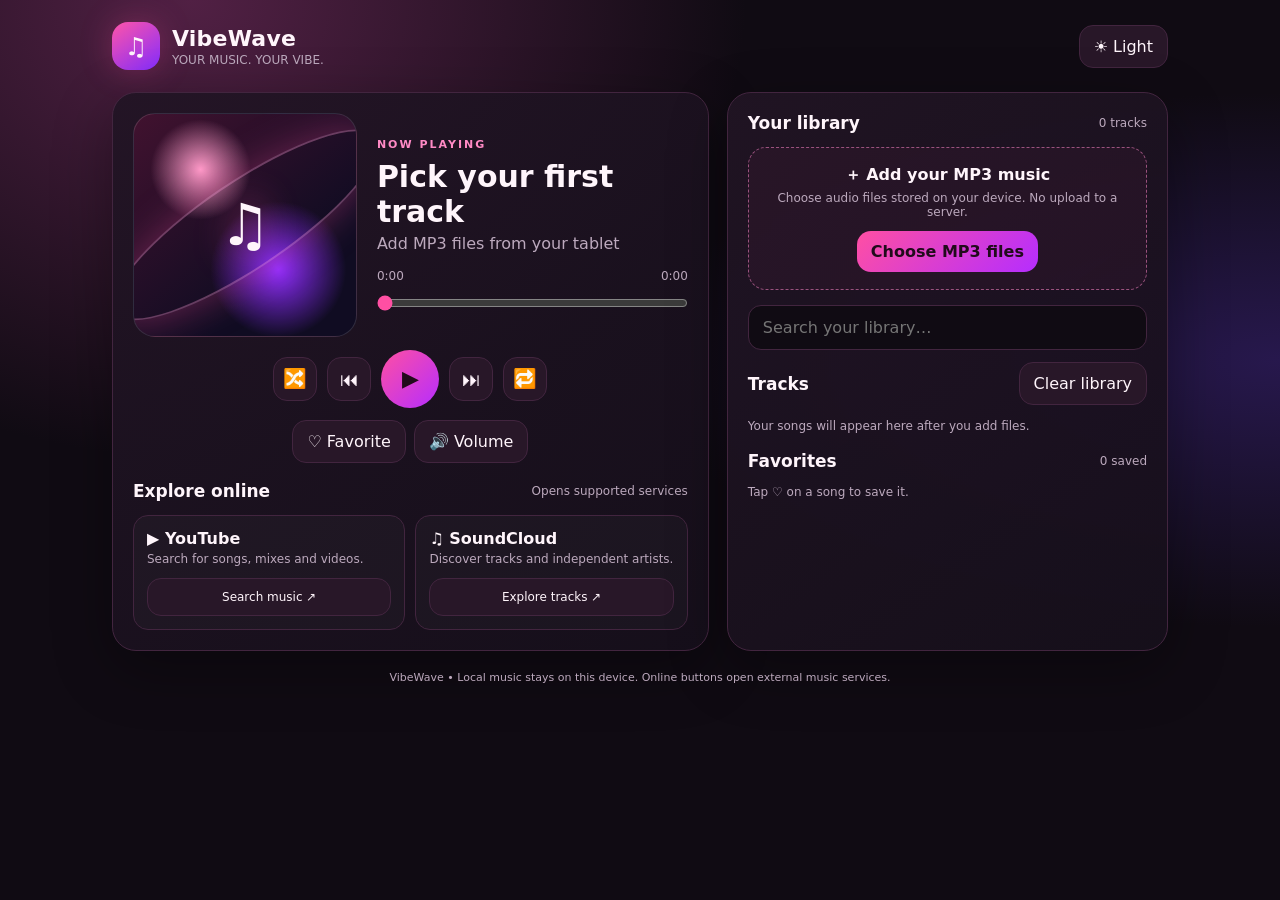
<file: index-1.html>
<link rel="manifest" href="./manifest.json"><script>
if ("serviceWorker" in navigator) {
  window.addEventListener("load", () => {
    navigator.serviceWorker
      .register("./service-worker.js")
      .catch(error => console.error("Offline setup failed:", error));
  });
}
</script><!doctype html>
<html lang="en">
<head>
<meta charset="utf-8">
<meta name="viewport" content="width=device-width, initial-scale=1">
<meta name="theme-color" content="#170d1a">
<title>VibeWave — Music Player</title>
<link rel="manifest" href="manifest.webmanifest">
<link rel="icon" href="icon.svg" type="image/svg+xml">
<style>
:root{--bg:#100b13;--panel:#1b111f;--panel2:#26152b;--text:#fff5fb;--muted:#bca9bd;--pink:#ff4fa3;--pink2:#ff8ac5;--line:#42253f;--shadow:0 18px 60px #0005}
*{box-sizing:border-box}body{margin:0;color:var(--text);font-family:system-ui,-apple-system,Segoe UI,sans-serif;background:radial-gradient(ellipse at 15% 0%,#512044 0,transparent 36%),radial-gradient(ellipse at 100% 40%,#27184d 0,transparent 35%),var(--bg);min-height:100vh}
button,input,select{font:inherit}button{cursor:pointer;border:1px solid var(--line);color:var(--text);background:#281728;border-radius:14px;padding:11px 14px;transition:transform .16s,border-color .16s,background .16s}button:hover{border-color:var(--pink);transform:translateY(-1px)}button:focus-visible,input:focus-visible{outline:2px solid var(--pink);outline-offset:2px}.primary{background:linear-gradient(135deg,var(--pink),#b52dff);border:0;color:#210b1b;font-weight:800}.iconbtn{width:44px;height:44px;padding:0;display:grid;place-items:center;font-size:19px}.active{border-color:var(--pink)!important;color:var(--pink2)!important}.wrap{max-width:1100px;margin:auto;padding:22px}.top{display:flex;align-items:center;justify-content:space-between;gap:14px;margin-bottom:22px}.brand{display:flex;align-items:center;gap:12px}.logo{width:48px;height:48px;border-radius:16px;background:linear-gradient(145deg,#ff54a8,#832cff);display:grid;place-items:center;box-shadow:0 0 32px #ff4fa344;font-size:25px}.brand h1{font-size:22px;margin:0;letter-spacing:.2px}.brand p{margin:2px 0 0;color:var(--muted);font-size:12px}.top-actions{display:flex;gap:8px}.layout{display:grid;grid-template-columns:1.15fr .85fr;gap:18px}.panel{background:linear-gradient(145deg,#211424ed,#160f1bee);border:1px solid var(--line);border-radius:24px;padding:20px;box-shadow:var(--shadow);min-width:0}.hero{display:grid;grid-template-columns: minmax(140px,.72fr) 1fr;gap:20px;align-items:center}.cover{aspect-ratio:1;border-radius:22px;display:grid;place-items:center;background:radial-gradient(circle at 30% 25%,#ff9bc9,transparent 22%),radial-gradient(circle at 65% 70%,#8d2dff,transparent 32%),linear-gradient(140deg,#41122f,#100c22 70%);border:1px solid #ffffff22;overflow:hidden;position:relative}.cover:after{content:"";position:absolute;width:140%;height:38%;border:2px solid #ff9bd855;border-radius:50%;transform:rotate(-34deg);box-shadow:0 0 40px #ff4fa355}.cover span{font-size:58px;filter:drop-shadow(0 0 18px #ff4fa3);z-index:1}.eyebrow{color:var(--pink2);text-transform:uppercase;letter-spacing:2px;font-size:11px;font-weight:800}.song-title{font-size:clamp(21px,3vw,30px);margin:8px 0 5px;overflow-wrap:anywhere}.sub{color:var(--muted);margin:0 0 16px}.progress{width:100%;accent-color:var(--pink);margin:12px 0 0}.times{display:flex;justify-content:space-between;color:var(--muted);font-size:12px}.controls{display:flex;justify-content:center;align-items:center;gap:10px;margin-top:13px}.play{width:58px;height:58px;border-radius:50%;font-size:22px}.mini-actions{display:flex;justify-content:center;gap:8px;margin-top:12px}.section-title{display:flex;align-items:center;justify-content:space-between;gap:10px;margin:0 0 14px}.section-title h2{font-size:17px;margin:0}.small{font-size:12px;color:var(--muted)}.drop{border:1px dashed #9a527e;border-radius:18px;padding:17px;text-align:center;background:#ff4fa30b;margin-bottom:15px}.drop strong{display:block;margin-bottom:5px}.drop p{font-size:12px;color:var(--muted);margin:0 0 12px}.search{width:100%;padding:12px 14px;border:1px solid var(--line);background:#100b13;color:var(--text);border-radius:13px;margin-bottom:12px}.track-list{display:flex;flex-direction:column;gap:8px;max-height:340px;overflow:auto}.track{display:flex;align-items:center;gap:11px;padding:10px;border:1px solid transparent;border-radius:15px;background:#ffffff05}.track.current{background:#ff4fa315;border-color:#ff4fa366}.track-art{width:42px;height:42px;flex-shrink:0;border-radius:12px;background:linear-gradient(135deg,#ff4fa3,#5929a8);display:grid;place-items:center}.track-info{flex:1;min-width:0}.track-info b,.track-info span{display:block;white-space:nowrap;overflow:hidden;text-overflow:ellipsis}.track-info b{font-size:13px}.track-info span{font-size:11px;color:var(--muted);margin-top:3px}.track button{padding:8px 10px}.online{margin-top:18px}.online-grid{display:grid;grid-template-columns:repeat(2,1fr);gap:10px}.online-card{padding:13px;border-radius:15px;background:#ffffff06;border:1px solid var(--line)}.online-card b{display:block;margin-bottom:4px}.online-card p{font-size:12px;color:var(--muted);margin:0 0 12px}.online-card button{width:100%;font-size:12px}.footer{color:var(--muted);font-size:11px;text-align:center;padding:20px 4px}.toast{position:fixed;bottom:18px;left:50%;transform:translateX(-50%);background:#2b1730;border:1px solid var(--pink);padding:12px 16px;border-radius:14px;box-shadow:var(--shadow);max-width:90%;z-index:5;display:none}.light{--bg:#fff5fa;--panel:#fff;--panel2:#ffe7f3;--text:#271324;--muted:#765d70;--line:#edc5db;--shadow:0 18px 60px #5a17441a;background:radial-gradient(ellipse at 15% 0%,#ffd2e8 0,transparent 36%),radial-gradient(ellipse at 100% 40%,#e3d7ff 0,transparent 35%),var(--bg)}.light .panel{background:#ffffffdc}.light .search{background:#fff;color:var(--text)}.light button{background:#fff0f7;color:#4b1b38}.light .primary{background:linear-gradient(135deg,#ff4fa3,#d64eff);color:#260c1c}.light .track{background:#7c2d5d08}.light .online-card{background:#fff9fc}
@media(max-width:760px){.wrap{padding:14px}.layout{grid-template-columns:1fr}.hero{grid-template-columns:120px 1fr;gap:14px}.panel{padding:15px}.brand h1{font-size:19px}.top{align-items:flex-start}.top-actions{flex-wrap:wrap;justify-content:flex-end}.top-actions button{padding:9px 11px}.online-grid{grid-template-columns:1fr 1fr}}
</style>
</head>
<body>
<div class="wrap">
<header class="top">
 <div class="brand"><div class="logo">♫</div><div><h1>VibeWave</h1><p>YOUR MUSIC. YOUR VIBE.</p></div></div>
 <div class="top-actions"><button id="themeBtn" aria-label="Toggle dark and light mode">☀️ Light</button><button id="installBtn" hidden>＋ Install</button></div>
</header>
<main class="layout">
 <section class="panel">
  <div class="hero">
   <div class="cover" aria-label="Abstract pink album art"><span>♫</span></div>
   <div><div class="eyebrow">Now playing</div><h2 class="song-title" id="nowTitle">Pick your first track</h2><p class="sub" id="nowArtist">Add MP3 files from your tablet</p>
    <div class="times"><span id="currentTime">0:00</span><span id="duration">0:00</span></div>
    <input class="progress" type="range" id="seek" min="0" max="1000" value="0" aria-label="Seek song">
   </div>
  </div>
  <div class="controls">
   <button class="iconbtn" id="shuffleBtn" title="Shuffle" aria-label="Shuffle">🔀</button>
   <button class="iconbtn" id="prevBtn" title="Previous" aria-label="Previous track">⏮</button>
   <button class="primary play" id="playBtn" title="Play" aria-label="Play or pause">▶</button>
   <button class="iconbtn" id="nextBtn" title="Next" aria-label="Next track">⏭</button>
   <button class="iconbtn" id="repeatBtn" title="Repeat" aria-label="Repeat">🔁</button>
  </div>
  <div class="mini-actions"><button id="favoriteBtn">♡ Favorite</button><button id="volumeBtn">🔊 Volume</button></div>
  <input type="range" id="volume" min="0" max="1" step=".01" value=".85" class="progress" aria-label="Volume" hidden>
  <audio id="audio" preload="metadata"></audio>
  <div class="online">
   <div class="section-title"><h2>Explore online</h2><span class="small">Opens supported services</span></div>
   <div class="online-grid">
    <div class="online-card"><b>▶ YouTube</b><p>Search for songs, mixes and videos.</p><button data-online="youtube">Search music ↗</button></div>
    <div class="online-card"><b>♫ SoundCloud</b><p>Discover tracks and independent artists.</p><button data-online="soundcloud">Explore tracks ↗</button></div>
   </div>
  </div>
 </section>
 <section class="panel">
  <div class="section-title"><h2>Your library</h2><span class="small" id="trackCount">0 tracks</span></div>
  <div class="drop"><strong>＋ Add your MP3 music</strong><p>Choose audio files stored on your device. No upload to a server.</p><button class="primary" id="addBtn">Choose MP3 files</button><input type="file" id="fileInput" accept="audio/*,.mp3,.m4a,.ogg,.wav,.flac" multiple hidden></div>
  <input class="search" id="search" type="search" placeholder="Search your library…" aria-label="Search songs">
  <div class="section-title"><h2>Tracks</h2><button id="clearBtn">Clear library</button></div>
  <div class="track-list" id="trackList"><div class="small">Your songs will appear here after you add files.</div></div>
  <div class="online" style="margin-top:18px"><div class="section-title"><h2>Favorites</h2><span class="small" id="favCount">0 saved</span></div><div id="favorites" class="small">Tap ♡ Favorite on a song to save it.</div></div>
 </section>
</main>
<div class="footer">VibeWave • Local music stays on this device. Online buttons open external music services.</div>
</div>
<div class="toast" id="toast" role="status"></div>
<script>
(() => {
const $ = id => document.getElementById(id);
const audio=$('audio'), input=$('fileInput');
let tracks=[], current=-1, shuffle=false, repeat=false, favorites=new Set(), urls=[], deferredPrompt=null;
const fmt = n => { if(!Number.isFinite(n)||n<0)return '0:00'; return Math.floor(n/60)+':'+String(Math.floor(n%60)).padStart(2,'0'); };
function toast(msg){const t=$('toast');t.textContent=msg;t.style.display='block';clearTimeout(toast.timer);toast.timer=setTimeout(()=>t.style.display='none',3000);}
function persistPrefs(){try{localStorage.setItem('vibewave-theme',document.body.classList.contains('light')?'light':'dark');localStorage.setItem('vibewave-favs',JSON.stringify([...favorites]));}catch(e){}}
function loadPrefs(){try{if(localStorage.getItem('vibewave-theme')==='light')document.body.classList.add('light');favorites=new Set(JSON.parse(localStorage.getItem('vibewave-favs')||'[]'));}catch(e){} updateThemeLabel();}
function updateThemeLabel(){$('themeBtn').textContent=document.body.classList.contains('light')?'🌙 Dark':'☀️ Light';}
function updatePlayer(){const t=tracks[current];$('nowTitle').textContent=t?t.name:'Pick your first track';$('nowArtist').textContent=t?(t.artist||'Local audio file'):'Add MP3 files from your tablet';$('favoriteBtn').textContent=t?(favorites.has(t.key)?'♥ Favorited':'♡ Favorite'):'♡ Favorite';$('playBtn').textContent=audio.paused?'▶':'Ⅱ';$('playBtn').setAttribute('aria-label',audio.paused?'Play':'Pause');renderList();renderFavorites();}
function loadTrack(i,autoplay=false){if(i<0||i>=tracks.length)return;current=i;audio.src=tracks[i].url;audio.load();updatePlayer();if(autoplay)audio.play().catch(()=>toast('Tap Play to start audio.')); }
function renderList(){const q=$('search').value.toLowerCase().trim(), el=$('trackList');el.replaceChildren();const filtered=tracks.map((t,i)=>({t,i})).filter(x=>x.t.name.toLowerCase().includes(q));$('trackCount').textContent=tracks.length+' track'+(tracks.length===1?'':'s');if(!filtered.length){const d=document.createElement('div');d.className='small';d.textContent=tracks.length?'No matching tracks.':'Your songs will appear here after you add files.';el.append(d);return;}filtered.forEach(({t,i})=>{const row=document.createElement('div');row.className='track'+(i===current?' current':'');const art=document.createElement('div');art.className='track-art';art.textContent='♫';const info=document.createElement('div');info.className='track-info';const b=document.createElement('b');b.textContent=t.name;const s=document.createElement('span');s.textContent=t.artist||'Local audio file';info.append(b,s);const play=document.createElement('button');play.textContent=i===current&&!audio.paused?'Ⅱ':'▶';play.setAttribute('aria-label','Play '+t.name);play.onclick=()=>{if(current===i){audio.paused?audio.play():audio.pause();}else loadTrack(i,true);};const fav=document.createElement('button');fav.textContent=favorites.has(t.key)?'♥':'♡';fav.setAttribute('aria-label','Favorite '+t.name);fav.onclick=()=>toggleFavorite(t);row.append(art,info,fav,play);el.append(row);});}
function renderFavorites(){const el=$('favorites');el.replaceChildren();const fs=tracks.filter(t=>favorites.has(t.key));$('favCount').textContent=fs.length+' saved';if(!fs.length){el.textContent='Tap ♡ on a song to save it.';return;}fs.forEach(t=>{const b=document.createElement('button');b.style.margin='0 6px 6px 0';b.textContent='♫ '+t.name;b.onclick=()=>loadTrack(tracks.indexOf(t),true);el.append(b);});}
function toggleFavorite(t){if(favorites.has(t.key))favorites.delete(t.key);else favorites.add(t.key);persistPrefs();updatePlayer();}
function addFiles(files){let added=0;[...files].filter(f=>f.type.startsWith('audio/')||/\.(mp3|m4a|ogg|wav|flac|aac)$/i.test(f.name)).forEach(f=>{const url=URL.createObjectURL(f);urls.push(url);const name=f.name.replace(/\.[^.]+$/,'');const t={name,artist:'Local audio file',url,key:f.name+'-'+f.size+'-'+f.lastModified};tracks.push(t);added++;});if(added){if(current<0)loadTrack(0);else updatePlayer();toast('Added '+added+' track'+(added===1?'':'s')+'.');}else toast('No supported audio files selected.');}
$('addBtn').onclick=()=>input.click();input.onchange=()=>{addFiles(input.files);input.value='';};
$('playBtn').onclick=()=>{if(current<0){if(tracks.length)loadTrack(0,true);else{input.click();return;}}else if(audio.paused)audio.play().catch(()=>toast('Tap Play again to start.'));else audio.pause();};
$('prevBtn').onclick=()=>{if(!tracks.length)return;loadTrack(current<=0?tracks.length-1:current-1,true);};
$('nextBtn').onclick=()=>nextTrack();
function nextTrack(){if(!tracks.length)return;let i;if(shuffle&&tracks.length>1){do{i=Math.floor(Math.random()*tracks.length);}while(i===current);}else i=(current+1)%tracks.length;loadTrack(i,true);}
$('nextBtn').onclick=nextTrack;
$('shuffleBtn').onclick=()=>{shuffle=!shuffle;$('shuffleBtn').classList.toggle('active',shuffle);toast(shuffle?'Shuffle on':'Shuffle off');};
$('repeatBtn').onclick=()=>{repeat=!repeat;audio.loop=repeat;$('repeatBtn').classList.toggle('active',repeat);toast(repeat?'Repeat current track on':'Repeat off');};
$('favoriteBtn').onclick=()=>{if(current>=0)toggleFavorite(tracks[current]);};
$('volumeBtn').onclick=()=>{$('volume').hidden=!$('volume').hidden;};
$('volume').oninput=()=>audio.volume=Number($('volume').value);audio.volume=.85;
$('themeBtn').onclick=()=>{document.body.classList.toggle('light');updateThemeLabel();persistPrefs();};
$('search').oninput=renderList;
$('seek').oninput=()=>{if(Number.isFinite(audio.duration)&&audio.duration>0)audio.currentTime=(Number($('seek').value)/1000)*audio.duration;};
audio.ontimeupdate=()=>{if(Number.isFinite(audio.duration)&&audio.duration>0){$('seek').value=Math.round(audio.currentTime/audio.duration*1000);$('currentTime').textContent=fmt(audio.currentTime);$('duration').textContent=fmt(audio.duration);}};
audio.onloadedmetadata=()=>{$('duration').textContent=fmt(audio.duration);};
audio.onplay=updatePlayer;audio.onpause=updatePlayer;audio.onended=()=>{if(!repeat)nextTrack();};
$('clearBtn').onclick=()=>{if(!tracks.length)return;if(!confirm('Clear the current music list? You can add the files again.'))return;audio.pause();audio.removeAttribute('src');tracks=[];current=-1;urls.forEach(URL.revokeObjectURL);urls=[];updatePlayer();$('seek').value=0;$('currentTime').textContent='0:00';$('duration').textContent='0:00';};
document.querySelectorAll('[data-online]').forEach(b=>b.onclick=()=>{const q=encodeURIComponent('music');const url=b.dataset.online==='youtube'?'https://www.youtube.com/results?search_query='+q:'https://soundcloud.com/search?q='+q;window.open(url,'_blank','noopener');});
window.addEventListener('beforeinstallprompt',e=>{e.preventDefault();deferredPrompt=e;$('installBtn').hidden=false;});
$('installBtn').onclick=async()=>{if(!deferredPrompt){toast('Use your browser menu and choose Install app or Add to Home screen.');return;}deferredPrompt.prompt();await deferredPrompt.userChoice;deferredPrompt=null;$('installBtn').hidden=true;};
loadPrefs();updatePlayer();
})();
</script>
</body>
</html>
<script>if("serviceWorker" in navigator && location.protocol.startsWith("http")){window.addEventListener("load",()=>navigator.serviceWorker.register("./sw.js").catch(()=>{}));}</script>
</file>
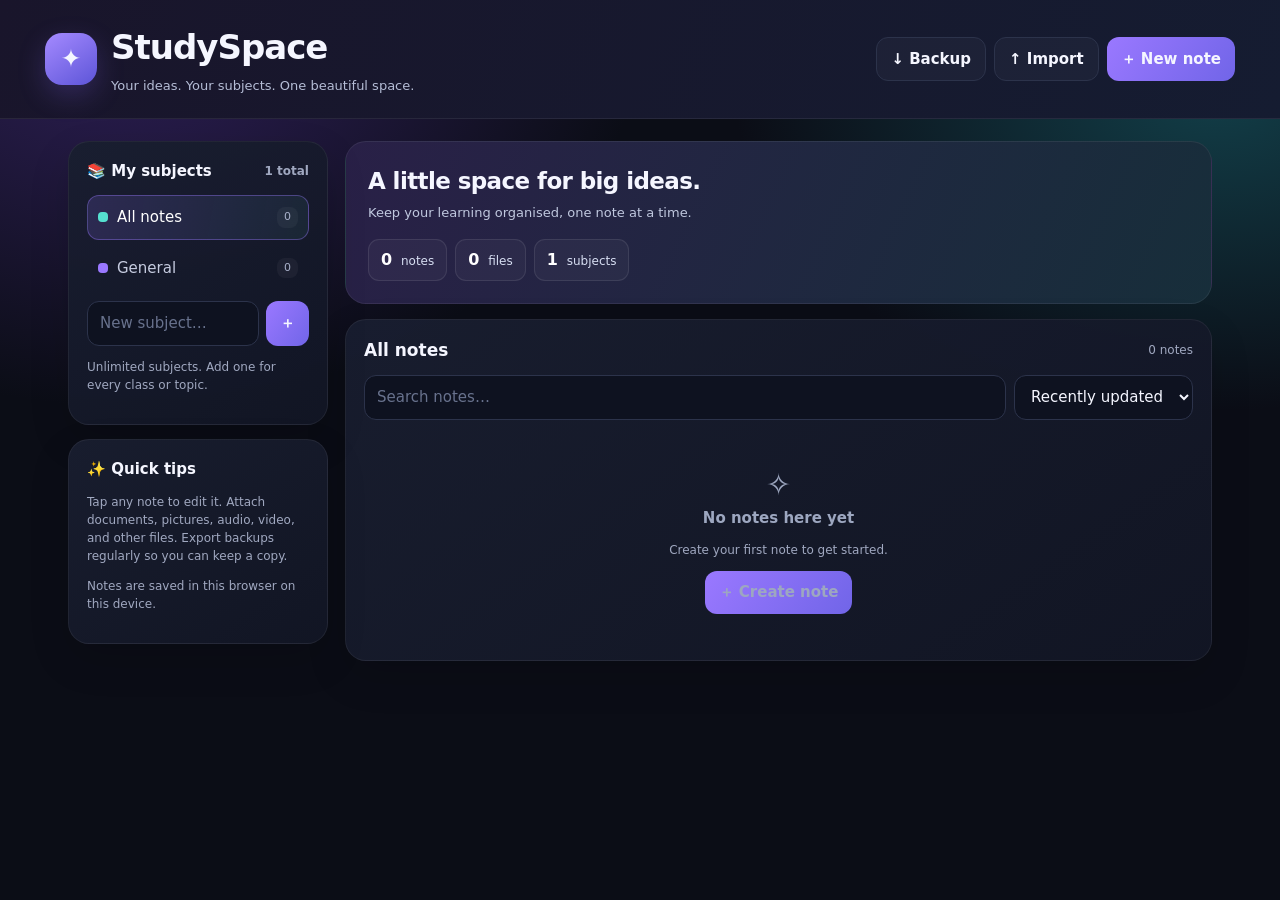
<file: StudySpace_New_Design.html>
<!doctype html>
<html lang="en"><head><meta charset="utf-8"><meta name="viewport" content="width=device-width,initial-scale=1"><meta name="theme-color" content="#111322"><title>StudySpace — Your study, your space</title>
<style>
:root{color-scheme:dark;--bg:#0b0d16;--panel:#151827;--panel2:#1b2032;--line:#2c334b;--text:#f5f6ff;--muted:#a0a8c0;--purple:#9a78ff;--cyan:#55e0d0;--radius:21px}*{box-sizing:border-box}body{margin:0;background:radial-gradient(ellipse at 10% 0%,#30205a 0,transparent 32%),radial-gradient(ellipse at 95% 10%,#123e48 0,transparent 28%),var(--bg);font:15px/1.5 system-ui,-apple-system,"Segoe UI",sans-serif;color:var(--text);min-height:100vh}button,input,textarea,select{font:inherit}button{cursor:pointer;color:inherit}.top{padding:22px clamp(14px,4vw,45px);background:linear-gradient(110deg,#19152b,#151c31);border-bottom:1px solid #ffffff12}.topinner{max-width:1200px;margin:auto;display:flex;align-items:center;gap:14px;flex-wrap:wrap}.logo{width:52px;height:52px;border-radius:17px;display:grid;place-items:center;background:linear-gradient(145deg,#a58aff,#5d55d8);font-size:25px;box-shadow:0 10px 28px #8e6cff38}.brand{flex:1;min-width:170px}.brand h1{margin:0;font-size:clamp(25px,4vw,34px);letter-spacing:-1px}.brand p{margin:3px 0 0;color:#b5bdd6;font-size:13px}.topactions{display:flex;gap:8px;flex-wrap:wrap}.btn{border:1px solid var(--line);background:#ffffff08;padding:10px 14px;border-radius:12px;font-weight:700}.btn:hover{background:#ffffff14;border-color:#7869b8}.primary{border:0;background:linear-gradient(125deg,#9a78ff,#7165e8)}.danger{color:#ff9db5}.small{padding:7px 10px;font-size:13px}.layout{max-width:1200px;margin:auto;padding:22px clamp(12px,3vw,28px) 42px;display:grid;grid-template-columns:260px minmax(0,1fr);gap:17px;align-items:start}.panel{background:linear-gradient(145deg,#191e30f5,#121625f5);border:1px solid #ffffff10;border-radius:var(--radius);padding:18px;box-shadow:0 16px 40px #0002;min-width:0}.sidebar{display:grid;gap:14px;position:sticky;top:12px}.ptitle{display:flex;align-items:center;justify-content:space-between;gap:8px;margin:0 0 13px;font-size:15px}.muted,.tiny{color:var(--muted)}.tiny{font-size:12px}.subjects{display:grid;gap:6px;max-height:45vh;overflow:auto}.subject{display:flex;align-items:center;gap:9px;width:100%;text-align:left;border:1px solid transparent;border-radius:12px;background:transparent;padding:10px;color:#c6cce0}.subject.active{background:linear-gradient(100deg,#9272ff2c,#5adccd12);border-color:#9a78ff62;color:white}.dot{width:10px;height:10px;border-radius:4px;background:var(--purple);flex-shrink:0}.sname{flex:1;overflow:hidden;text-overflow:ellipsis;white-space:nowrap}.count{font-size:11px;color:#a9b1ca;background:#ffffff0b;padding:2px 7px;border-radius:8px}.addsub{display:flex;gap:7px;margin-top:11px}.field{background:#0e1220;border:1px solid var(--line);border-radius:12px;padding:10px 12px;color:var(--text);width:100%;min-width:0}.field::placeholder{color:#68728d}.addsub input{flex:1}.content{display:grid;gap:15px;min-width:0}.hero{padding:22px;background:linear-gradient(115deg,#292047,#172e3a);border:1px solid #ffffff12;border-radius:var(--radius)}.hero h2{font-size:23px;margin:0 0 5px;letter-spacing:-.6px}.hero p{margin:0;color:#c0c8df;font-size:13px}.stats{display:flex;gap:8px;flex-wrap:wrap;margin-top:16px}.stat{border:1px solid #ffffff17;background:#ffffff09;border-radius:11px;padding:8px 12px;font-size:12px;color:#d7def2}.stat strong{font-size:16px;margin-right:5px;color:white}.headrow{display:flex;align-items:center;justify-content:space-between;gap:10px;flex-wrap:wrap}.headrow h2{font-size:17px;margin:0}.searchrow{display:flex;gap:8px;margin-top:12px}.searchrow input{flex:1}.gridnotes{display:grid;grid-template-columns:repeat(auto-fill,minmax(210px,1fr));gap:10px;margin-top:14px}.notecard{background:#101524;border:1px solid #ffffff0e;border-radius:15px;padding:14px;cursor:pointer;min-height:125px;display:flex;flex-direction:column;gap:7px}.notecard:hover{border-color:#9a78ff70;background:#171d30}.notecard h3{font-size:15px;margin:0;overflow-wrap:anywhere}.preview{margin:0;color:#9da7c0;font-size:12px;display:-webkit-box;-webkit-line-clamp:3;-webkit-box-orient:vertical;overflow:hidden;white-space:pre-wrap}.meta{display:flex;justify-content:space-between;gap:8px;margin-top:auto;color:#7e8aa8;font-size:11px}.filebadge{color:var(--cyan);font-size:11px}.empty{text-align:center;padding:28px 10px;color:#9da7c0}.editor{display:none}.editor.open{display:block}.editorhead{display:flex;align-items:center;justify-content:space-between;gap:8px;margin-bottom:13px}.editorhead h2{font-size:18px;margin:0}.fields{display:grid;grid-template-columns:1fr 190px;gap:9px}.tools{display:flex;gap:6px;flex-wrap:wrap;padding:10px 0}.tool{background:#22283c;border:1px solid #ffffff0b;border-radius:9px;padding:7px 10px;font-size:13px}.bodyedit{min-height:250px;border:1px solid #343d58;border-radius:15px;background:#0d1220;padding:16px;line-height:1.8;overflow-wrap:anywhere;outline:none}.bodyedit:empty:before{content:attr(data-placeholder);color:#68728d}.bodyedit img,.bodyedit video{max-width:100%;height:auto;border-radius:12px}.attachments{display:grid;gap:7px;margin-top:10px}.attachment{display:flex;align-items:center;gap:9px;background:#0e1321;border:1px solid #ffffff0e;border-radius:11px;padding:9px}.fname{flex:1;min-width:0;overflow-wrap:anywhere;font-size:12px}.fsize{font-size:11px;color:var(--muted)}.actions{display:flex;gap:8px;flex-wrap:wrap;margin-top:14px}.spacer{flex:1}.fileinput{display:none}.toast{position:fixed;bottom:18px;left:50%;transform:translateX(-50%);background:#222941;border:1px solid #ffffff20;border-radius:12px;padding:11px 16px;z-index:10;display:none}.toast.show{display:block}
@media(max-width:800px){.layout{grid-template-columns:1fr;padding-top:13px}.sidebar{position:static}.subjects{grid-template-columns:repeat(auto-fill,minmax(130px,1fr));max-height:220px}.fields{grid-template-columns:1fr}.topactions{width:100%}.topactions .btn{flex:1}.hero{padding:18px}}@media(max-width:430px){.panel{padding:14px}.gridnotes{grid-template-columns:1fr}.actions .btn{flex:1}.spacer{display:none}.searchrow{flex-wrap:wrap}}
</style></head><body>
<header class="top"><div class="topinner"><div class="logo">✦</div><div class="brand"><h1>StudySpace</h1><p>Your ideas. Your subjects. One beautiful space.</p></div><div class="topactions"><button class="btn" id="export">↓ Backup</button><button class="btn" id="import">↑ Import</button><button class="btn primary" id="new">＋ New note</button><input type="file" id="backupFile" accept=".json,application/json" class="fileinput"></div></div></header>
<main class="layout"><aside class="sidebar"><section class="panel"><h2 class="ptitle">📚 My subjects <span class="tiny" id="subjectTotal"></span></h2><div class="subjects" id="subjects"></div><form class="addsub" id="subjectForm"><input class="field" id="subjectName" placeholder="New subject…" maxlength="70" required><button class="btn primary" type="submit">＋</button></form><p class="tiny">Unlimited subjects. Add one for every class or topic.</p></section><section class="panel"><h2 class="ptitle">✨ Quick tips</h2><p class="tiny">Tap any note to edit it. Attach documents, pictures, audio, video, and other files. Export backups regularly so you can keep a copy.</p><p class="tiny">Notes are saved in this browser on this device.</p></section></aside>
<section class="content"><section class="hero"><h2 id="heroTitle">A little space for big ideas.</h2><p>Keep your learning organised, one note at a time.</p><div class="stats"><div class="stat"><strong id="noteCount">0</strong> notes</div><div class="stat"><strong id="fileCount">0</strong> files</div><div class="stat"><strong id="subjectCount">0</strong> subjects</div></div></section>
<section class="panel"><div class="headrow"><h2 id="notesTitle">All notes</h2><span class="tiny" id="noteSummary"></span></div><div class="searchrow"><input class="field" id="search" placeholder="Search notes…"><select class="field" id="sort" style="width:auto"><option value="updated">Recently updated</option><option value="created">Oldest first</option><option value="title">Title A–Z</option></select></div><div class="gridnotes" id="noteGrid"></div></section>
<section class="panel editor" id="editor"><div class="editorhead"><h2 id="editorTitle">Create a note</h2><button class="btn small" id="close">✕ Close</button></div><div class="fields"><input class="field" id="title" placeholder="Note title…" maxlength="150"><select class="field" id="noteSubject"></select></div><div class="tools"><button class="tool" data-cmd="bold"><b>B</b></button><button class="tool" data-cmd="italic"><i>I</i></button><button class="tool" data-cmd="underline"><u>U</u></button><button class="tool" data-cmd="insertUnorderedList">• List</button><button class="tool" data-cmd="insertOrderedList">1. List</button><button class="tool" data-cmd="formatBlock" data-val="h2">Heading</button><button class="tool" id="highlight">🖍 Highlight</button><button class="tool" id="link">↗ Link</button></div><div class="bodyedit" id="body" contenteditable="true" data-placeholder="Start writing your notes here…"></div><div class="actions"><button class="btn small" id="attach">＋ Attach files</button><button class="btn small" id="insertImage">▧ Insert image</button><input type="file" id="files" multiple class="fileinput"><input type="file" id="images" accept="image/*" multiple class="fileinput"><span class="tiny">Any file type · multiple files</span></div><div class="attachments" id="attachments"></div><p class="tiny">Files are stored on this device. Include a backup export to save note text and subject data; attached files are not included in the JSON backup.</p><div class="actions"><button class="btn primary" id="save">✓ Save note</button><button class="btn" id="clear">Clear</button><span class="spacer"></span><button class="btn danger" id="delete" style="display:none">Delete note</button></div></section></section></main><div class="toast" id="toast"></div>
<script>
(()=>{const $=id=>document.getElementById(id), SK='ss_subjects_v3',NK='ss_notes_v3',DBN='ss_files_v3',colors=['#9a78ff','#55e0d0','#ff83b7','#ffc56b','#79a9ff','#a4df83'];let subjects=[],notes=[],active='all',editing=null,pending=[],db=null,timer;
const uid=()=>Date.now().toString(36)+Math.random().toString(36).slice(2,8),esc=s=>String(s??'').replace(/[&<>"']/g,c=>({'&':'&amp;','<':'&lt;','>':'&gt;','"':'&quot;',"'":'&#39;'}[c])),toast=m=>{ $('toast').textContent=m;$('toast').classList.add('show');clearTimeout(timer);timer=setTimeout(()=>$('toast').classList.remove('show'),2400)},size=n=>n<1024?n+' B':n<1048576?(n/1024).toFixed(1)+' KB':(n/1048576).toFixed(1)+' MB';
function load(){try{subjects=JSON.parse(localStorage.getItem(SK))||[]}catch{subjects=[]}try{notes=JSON.parse(localStorage.getItem(NK))||[]}catch{notes=[]}if(!subjects.length)subjects=[{id:'general',name:'General',color:colors[0]}]}
function persist(){localStorage.setItem(SK,JSON.stringify(subjects));localStorage.setItem(NK,JSON.stringify(notes))}
function openDB(){return new Promise((res,rej)=>{if(!indexedDB){res(null);return}let r=indexedDB.open(DBN,1);r.onupgradeneeded=()=>r.result.createObjectStore('files',{keyPath:'id'});r.onsuccess=()=>res(r.result);r.onerror=()=>rej(r.error)})}
function storeFile(f){return new Promise((res,rej)=>{if(!db){rej(Error('File storage unavailable'));return}let t=db.transaction('files','readwrite');t.objectStore('files').put(f);t.oncomplete=()=>res();t.onerror=()=>rej(t.error)})}
function fetchFile(id){return new Promise((res,rej)=>{let r=db.transaction('files').objectStore('files').get(id);r.onsuccess=()=>res(r.result);r.onerror=()=>rej(r.error)})}
function removeFile(id){if(!db)return;let t=db.transaction('files','readwrite');t.objectStore('files').delete(id)}
function subName(id){return subjects.find(s=>s.id===id)?.name||'Unsorted'}
function renderSubjects(){let box=$('subjects');box.innerHTML='';let all=document.createElement('button');all.className='subject'+(active==='all'?' active':'');all.innerHTML='<span class="dot" style="background:var(--cyan)"></span><span class="sname">All notes</span><span class="count">'+notes.length+'</span>';all.onclick=()=>{active='all';render()};box.append(all);subjects.forEach((s,i)=>{let b=document.createElement('button');b.className='subject'+(active===s.id?' active':'');b.innerHTML='<span class="dot" style="background:'+esc(s.color||colors[i%colors.length])+'"></span><span class="sname">'+esc(s.name)+'</span><span class="count">'+notes.filter(n=>n.subjectId===s.id).length+'</span>';b.onclick=()=>{active=s.id;render()};box.append(b)});$('subjectTotal').textContent=subjects.length+' total';$('subjectCount').textContent=subjects.length}
function renderSelect(id){$('noteSubject').innerHTML=subjects.map(s=>'<option value="'+esc(s.id)+'">'+esc(s.name)+'</option>').join('');if(id&&subjects.some(s=>s.id===id))$('noteSubject').value=id}
function renderNotes(){let q=$('search').value.toLowerCase().trim(),arr=notes.filter(n=>(active==='all'||n.subjectId===active)&&(!q||(n.title+' '+(n.text||'').replace(/<[^>]*>/g,' ')+' '+subName(n.subjectId)).toLowerCase().includes(q)));let sort=$('sort').value;arr.sort((a,b)=>sort==='title'?a.title.localeCompare(b.title):sort==='created'?a.createdAt-b.createdAt:b.updatedAt-a.updatedAt);$('notesTitle').textContent=active==='all'?'All notes':subName(active);$('noteSummary').textContent=arr.length+' notes';let grid=$('noteGrid');grid.innerHTML='';if(!arr.length){grid.innerHTML='<div class="empty" style="grid-column:1/-1"><div style="font-size:30px">✧</div><b>No notes here yet</b><p class="tiny">Create your first note to get started.</p><button class="btn primary" id="emptyNew">＋ Create note</button></div>';if($('emptyNew'))$('emptyNew').onclick=()=>openEditor();return}arr.forEach(n=>{let c=document.createElement('article');c.className='notecard';let text=(n.text||'').replace(/<[^>]*>/g,' ').replace(/\s+/g,' ').trim();c.innerHTML='<h3>'+esc(n.title||'Untitled note')+'</h3><p class="preview">'+esc(text||'Open this note to view its content.')+'</p><div class="meta"><span>'+esc(subName(n.subjectId))+'</span><span>'+new Date(n.updatedAt||Date.now()).toLocaleDateString()+'</span></div>'+(n.attachments?.length?'<div class="filebadge">📎 '+n.attachments.length+' file(s)</div>':'');c.onclick=()=>openEditor(n.id);grid.append(c)})}
function render(){renderSubjects();renderSelect(editing?notes.find(n=>n.id===editing)?.subjectId:(active==='all'?subjects[0]?.id:active));renderNotes();$('noteCount').textContent=notes.length;$('fileCount').textContent=notes.reduce((s,n)=>s+(n.attachments?.length||0),0)}
function showAttachments(){let box=$('attachments');box.innerHTML='';let saved=editing?notes.find(n=>n.id===editing)?.attachments||[]:[];[...saved,...pending].forEach(f=>{let row=document.createElement('div');row.className='attachment';row.innerHTML='<span>📎</span><span class="fname">'+esc(f.name)+'</span><span class="fsize">'+size(f.size)+'</span><button class="btn small danger">Remove</button>';row.querySelector('button').onclick=()=>{if(saved.some(x=>x.id===f.id)){const n=notes.find(x=>x.id===editing);n.attachments=n.attachments.filter(x=>x.id!==f.id);removeFile(f.id);persist()}else pending=pending.filter(x=>x.id!==f.id);showAttachments()};row.ondblclick=async()=>{try{let fdata=await fetchFile(f.id);if(fdata?.blob){let u=URL.createObjectURL(fdata.blob),a=document.createElement('a');a.href=u;a.download=f.name;a.click();setTimeout(()=>URL.revokeObjectURL(u),3000)}}catch{}};box.append(row)})}
function openEditor(id){editing=id||null;pending=[];let n=id?notes.find(x=>x.id===id):null;$('editorTitle').textContent=n?'Edit note':'Create a note';$('title').value=n?.title||'';$('body').innerHTML=n?.text||'';renderSelect(n?.subjectId||(active==='all'?subjects[0]?.id:active));$('delete').style.display=n?'inline-flex':'none';$('editor').classList.add('open');showAttachments();$('editor').scrollIntoView({behavior:'smooth',block:'start'})}
function closeEditor(){$('editor').classList.remove('open');editing=null;pending=[]}
async function addFiles(files,images){for(const file of Array.from(files)){let item={id:uid(),name:file.name,type:file.type,size:file.size};try{await storeFile({...item,blob:file})}catch{toast('Could not store this file');continue}pending.push(item);if(images&&file.type.startsWith('image/')){let u=URL.createObjectURL(file);document.execCommand('insertImage',false,u)}}showAttachments();toast('Files added')}
function save(){let title=$('title').value.trim()||'Untitled note',text=$('body').innerHTML,subjectId=$('noteSubject').value||subjects[0].id,now=Date.now(),n=editing?notes.find(x=>x.id===editing):null;if(n){Object.assign(n,{title,text,subjectId,updatedAt:now,attachments:[...(n.attachments||[]),...pending]})}else notes.push({id:uid(),title,text,subjectId,createdAt:now,updatedAt:now,attachments:pending.slice()});pending=[];persist();closeEditor();render();toast('Note saved ✓')}
function backup(){let blob=new Blob([JSON.stringify({app:'StudySpace',version:3,subjects,notes},null,2)],{type:'application/json'}),u=URL.createObjectURL(blob),a=document.createElement('a');a.href=u;a.download='studyspace-backup.json';a.click();setTimeout(()=>URL.revokeObjectURL(u),2000);toast('Backup exported')}
$('subjectForm').onsubmit=e=>{e.preventDefault();let name=$('subjectName').value.trim();if(!name)return;if(subjects.some(s=>s.name.toLowerCase()===name.toLowerCase()))return toast('That subject already exists');let s={id:uid(),name,color:colors[subjects.length%colors.length]};subjects.push(s);active=s.id;$('subjectName').value='';persist();render();toast('Subject added ✓')};
$('new').onclick=()=>openEditor();$('close').onclick=closeEditor;$('save').onclick=save;$('clear').onclick=()=>{if(confirm('Clear title and text?')){$('title').value='';$('body').innerHTML=''}};$('delete').onclick=()=>{if(!editing||!confirm('Delete this note?'))return;let n=notes.find(x=>x.id===editing);(n?.attachments||[]).forEach(f=>removeFile(f.id));notes=notes.filter(x=>x.id!==editing);persist();closeEditor();render();toast('Note deleted')};
$('search').oninput=renderNotes;$('sort').onchange=renderNotes;$('export').onclick=backup;$('import').onclick=()=>$('backupFile').click();$('backupFile').onchange=async e=>{let f=e.target.files[0];if(!f)return;try{let d=JSON.parse(await f.text());if(!Array.isArray(d.subjects)||!Array.isArray(d.notes))throw Error('Invalid StudySpace backup');if(confirm('Import backup? This replaces current subjects and notes.')){subjects=d.subjects;notes=d.notes;persist();active='all';closeEditor();render();toast('Backup imported')}}catch(err){alert('Import failed: '+err.message)}e.target.value=''};
$('attach').onclick=()=>$('files').click();$('insertImage').onclick=()=>$('images').click();$('files').onchange=e=>{addFiles(e.target.files,false);e.target.value=''};$('images').onchange=e=>{addFiles(e.target.files,true);e.target.value=''};
document.querySelectorAll('[data-cmd]').forEach(b=>b.onclick=()=>{document.execCommand(b.dataset.cmd,false,b.dataset.val||null);$('body').focus()});$('highlight').onclick=()=>{document.execCommand('hiliteColor',false,'#fff19b');$('body').focus()};$('link').onclick=()=>{let u=prompt('Enter a link URL (include https://)');if(u)document.execCommand('createLink',false,u);$('body').focus()};
(async()=>{load();try{db=await openDB()}catch{}render()})();
})();
</script></body></html>
</file>
